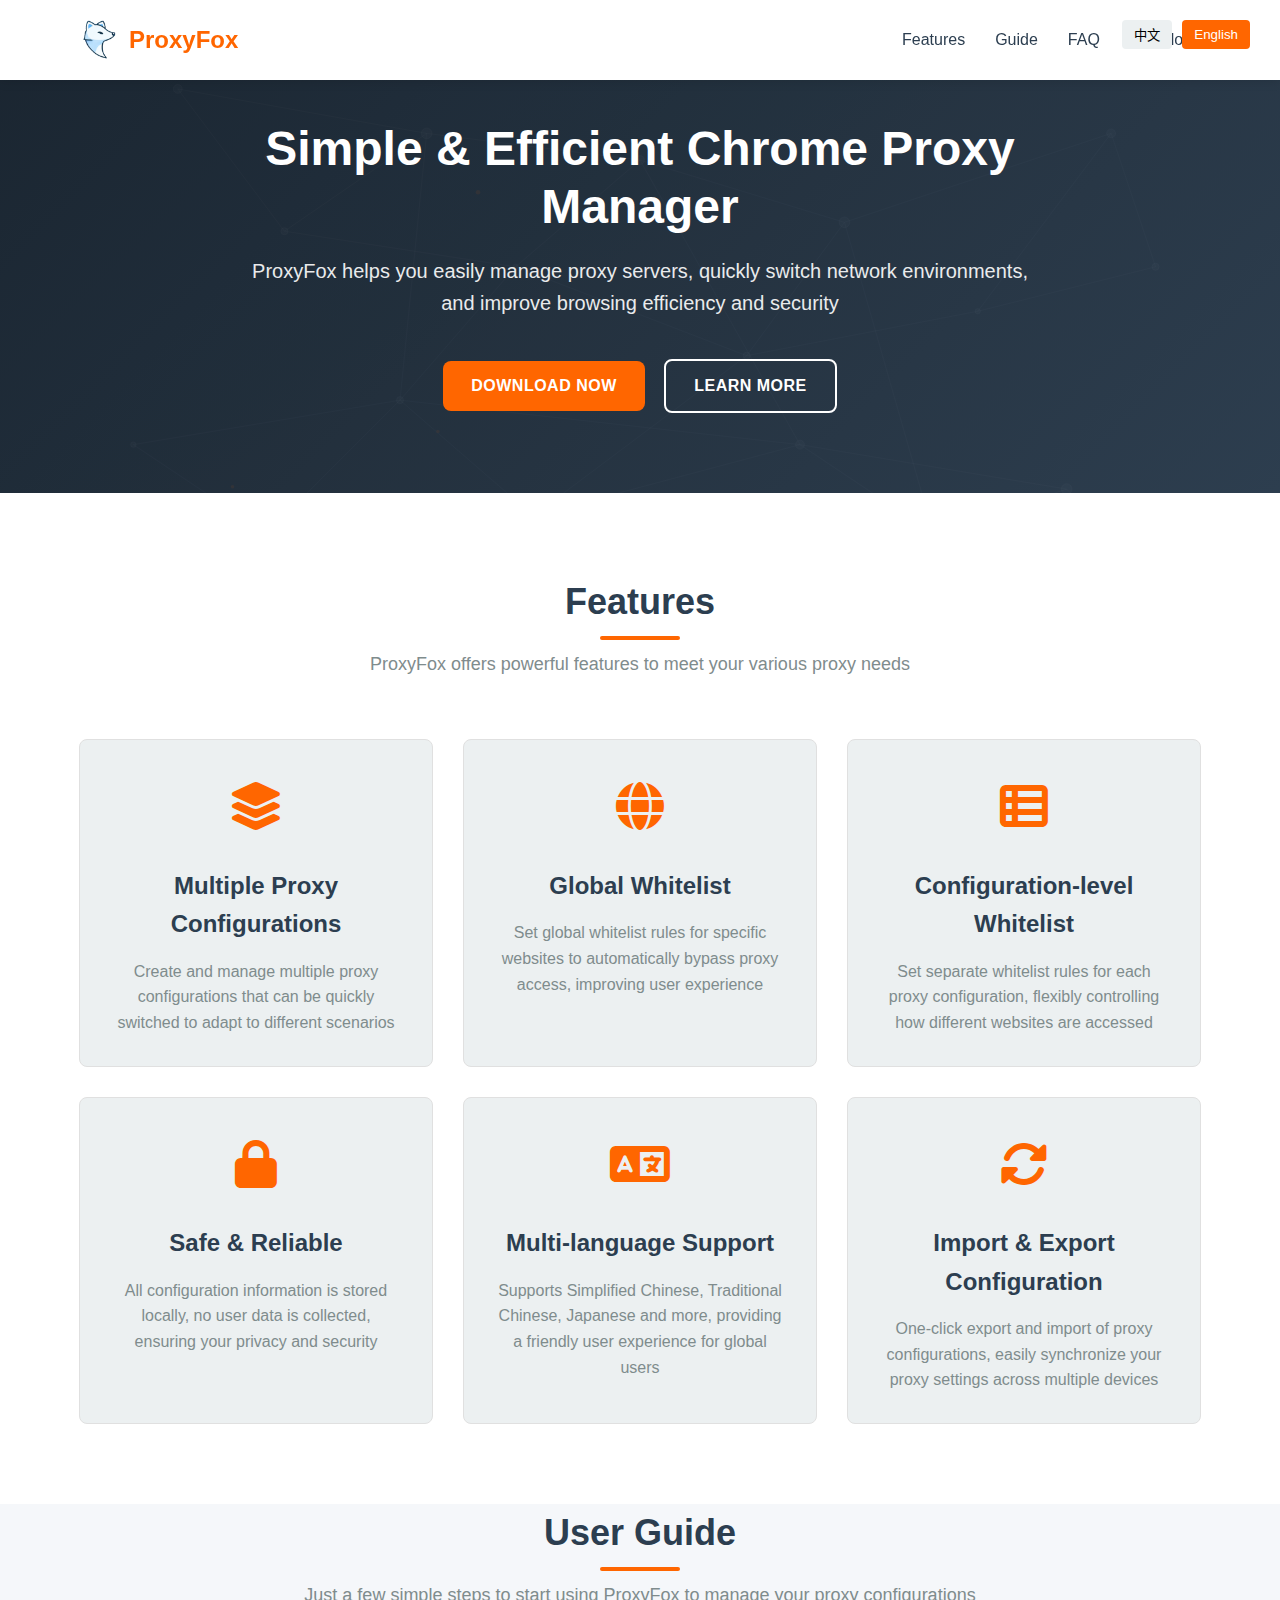
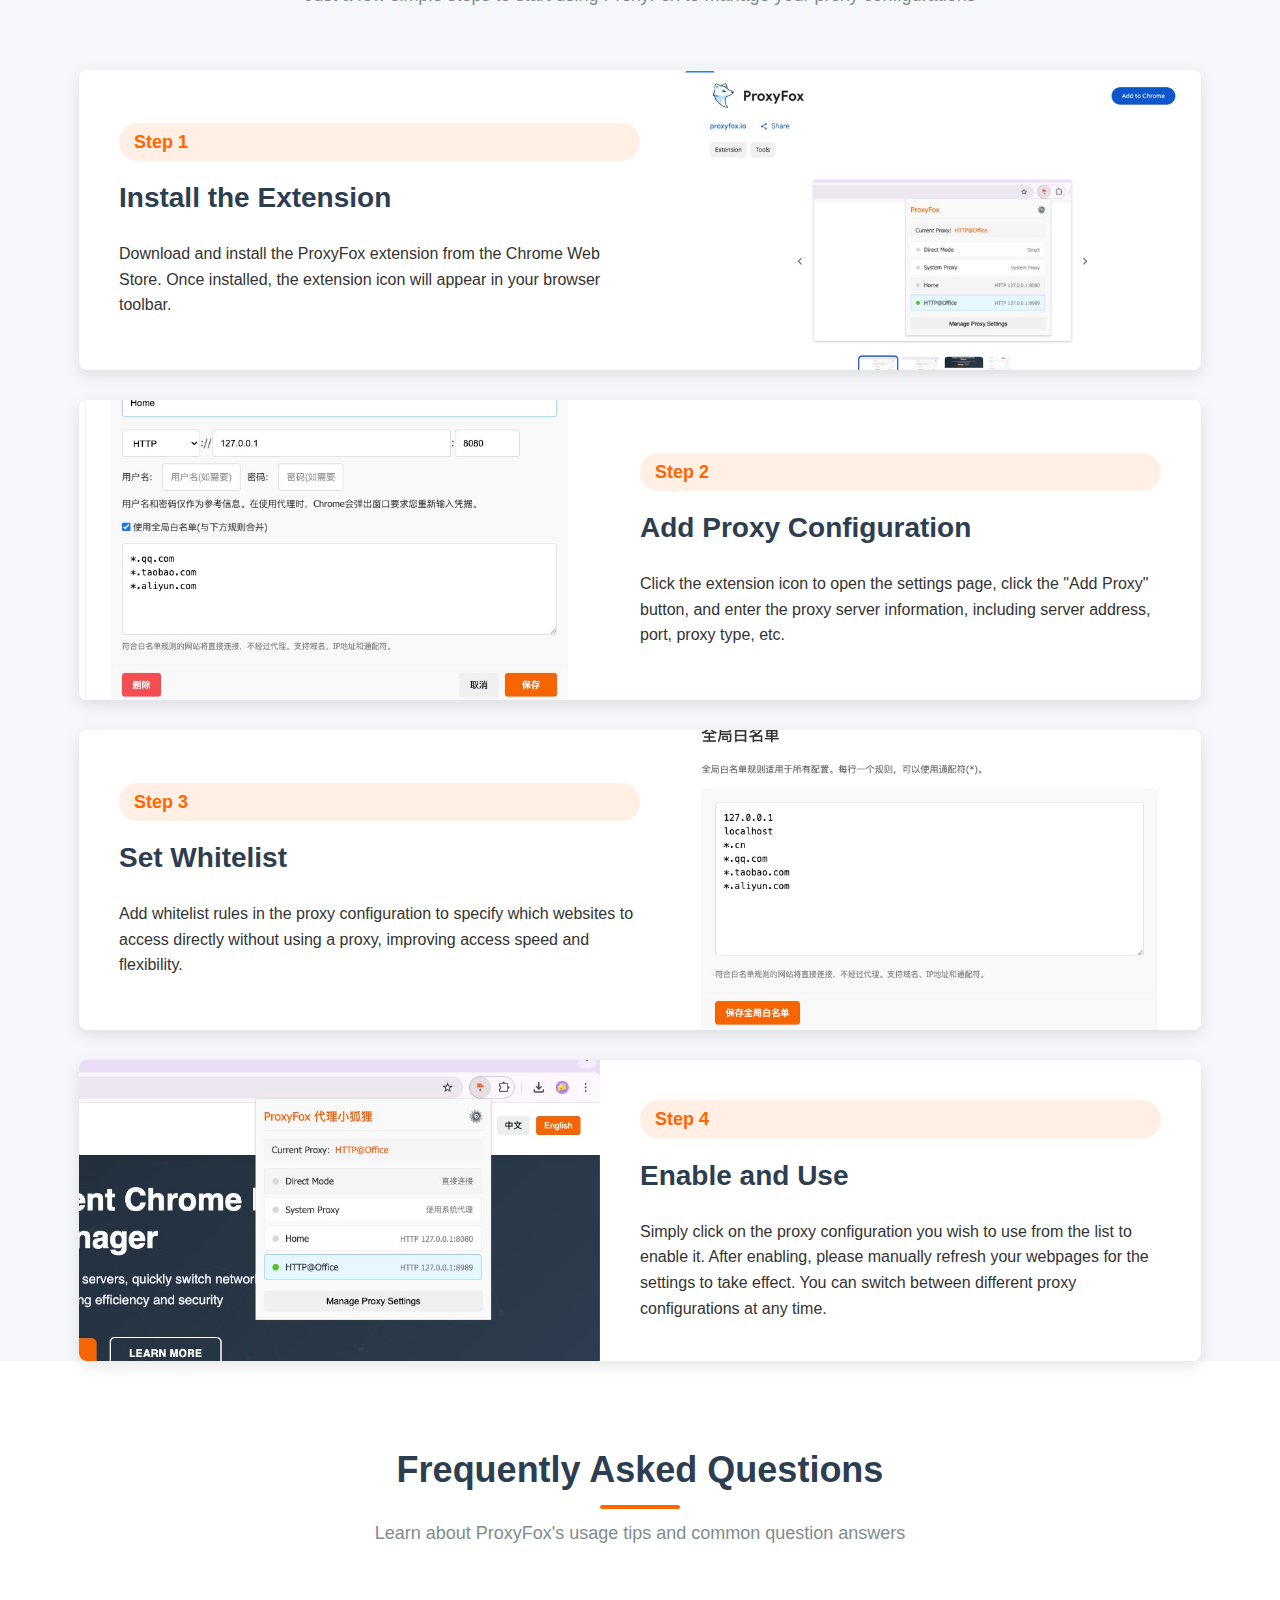
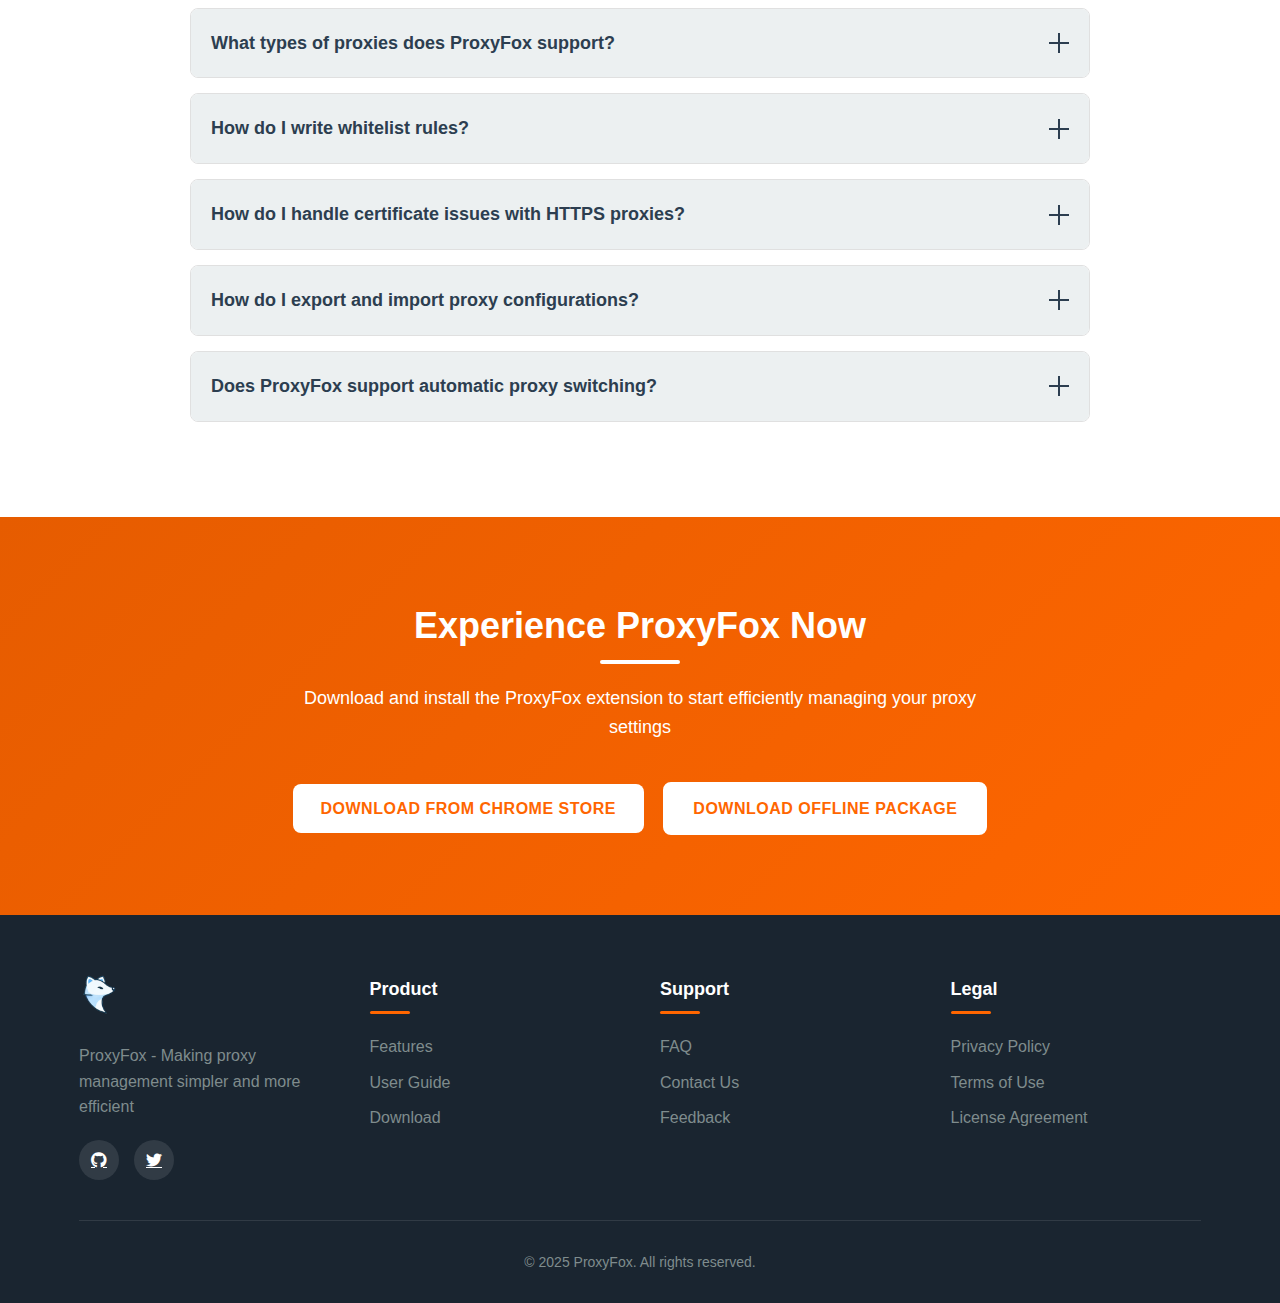
<file: docs/index.html>
<!DOCTYPE html>
<html lang="zh-CN">
<head>
  <meta charset="UTF-8">
  <meta name="viewport" content="width=device-width, initial-scale=1.0">
  <title>ProxyFox - 高效的浏览器代理管理工具</title>
  <meta name="description" content="ProxyFox 是一款简单易用的 Chrome 扩展，帮助您轻松管理和切换浏览器代理设置，支持单代理、多代理配置、全局白名单等功能。">
  <!-- Favicon -->
  <link rel="icon" href="favicon.ico" type="image/x-icon">
  <link rel="shortcut icon" href="favicon.ico" type="image/x-icon">
  <link rel="apple-touch-icon" sizes="180x180" href="images/proxyfox-logo-128.png">
  <link rel="icon" type="image/png" sizes="32x32" href="images/proxyfox-logo-32.png">
  <link rel="icon" type="image/png" sizes="16x16" href="images/proxyfox-logo-16.png">
  <!-- CSS -->
  <link rel="stylesheet" href="https://cdnjs.cloudflare.com/ajax/libs/font-awesome/6.5.1/css/all.min.css">
  <link rel="stylesheet" href="css/styles.css">
</head>
<body>
  <!-- 语言切换 -->
  <div class="language-switch">
    <button id="lang-zh" class="language-btn active">
      <span>中文</span>
    </button>
    <button id="lang-en" class="language-btn">
      <span>English</span>
    </button>
  </div>

  <!-- 页头 -->
  <header>
    <div class="container">
      <div class="header-content">
        <a href="#" class="logo">
          <img src="images/proxyfox-logo-128.png" alt="ProxyFox Logo">
          <span class="logo-text">ProxyFox</span>
        </a>
        <button class="mobile-menu-btn">&#9776;</button>
        <nav>
          <ul>
            <li><a href="#features">功能特点</a></li>
            <li><a href="#how-it-works">使用指南</a></li>
            <li><a href="#faq">常见问题</a></li>
            <li><a href="#download">下载安装</a></li>
          </ul>
        </nav>
      </div>
    </div>
  </header>

  <!-- 英雄区 -->
  <section class="hero">
    <div class="container">
      <div class="hero-content">
        <h1>简单高效的 Chrome 代理管理工具</h1>
        <p>ProxyFox 让您轻松管理代理服务器，快速切换网络环境，提高浏览效率和安全性</p>
        <a href="#download" class="btn">立即下载</a>
        <a href="#features" class="btn btn-secondary">了解更多</a>
      </div>
    </div>
  </section>

  <!-- 功能特点 -->
  <section id="features" class="features">
    <div class="container">
      <div class="section-header">
        <h2>功能特点</h2>
        <p>ProxyFox 提供多种强大功能，满足您的不同代理需求</p>
      </div>
      <div class="features-grid">
        <div class="feature-item scroll-element">
          <div class="feature-icon">
            <i class="fas fa-layer-group"></i>
          </div>
          <h3>多代理配置</h3>
          <p>支持创建和管理多个代理配置，可随时快速切换，适应不同场景需求</p>
        </div>
        <div class="feature-item scroll-element">
          <div class="feature-icon">
            <i class="fas fa-globe"></i>
          </div>
          <h3>全局白名单</h3>
          <p>设置全局白名单规则，特定网站自动绕过代理访问，提高使用体验</p>
        </div>
        <div class="feature-item scroll-element">
          <div class="feature-icon">
            <i class="fas fa-th-list"></i>
          </div>
          <h3>配置级白名单</h3>
          <p>为每个代理配置单独设置白名单规则，灵活控制不同网站的访问方式</p>
        </div>
        <div class="feature-item scroll-element">
          <div class="feature-icon">
            <i class="fas fa-lock"></i>
          </div>
          <h3>安全可靠</h3>
          <p>本地存储所有配置信息，不收集任何用户数据，保障您的隐私安全</p>
        </div>
        <div class="feature-item scroll-element">
          <div class="feature-icon">
            <i class="fas fa-language"></i>
          </div>
          <h3>多语言支持</h3>
          <p>支持简体中文、繁体中文、日文等多种语言，为全球用户提供友好使用体验</p>
        </div>
        <div class="feature-item scroll-element">
          <div class="feature-icon">
            <i class="fas fa-sync-alt"></i>
          </div>
          <h3>配置导入导出</h3>
          <p>一键导出导入代理配置，轻松在多台设备间同步您的代理设置</p>
        </div>
      </div>
    </div>
  </section>

  <!-- 使用指南 -->
  <section id="how-it-works" class="how-it-works">
    <div class="container">
      <div class="section-header">
        <h2>使用指南</h2>
        <p>只需简单几步，即可开始使用 ProxyFox 管理您的代理配置</p>
      </div>
      <div class="steps">
        <div class="step scroll-element">
          <div class="step-image" style="background-image: url('images/step1.jpg');"></div>
          <div class="step-content">
            <span class="step-number">步骤 1</span>
            <h3>安装扩展</h3>
            <p>从 Chrome 网上应用店下载并安装 ProxyFox 扩展，安装完成后会在浏览器工具栏显示扩展图标。</p>
          </div>
        </div>
        <div class="step scroll-element">
          <div class="step-image" style="background-image: url('images/step2.jpg');"></div>
          <div class="step-content">
            <span class="step-number">步骤 2</span>
            <h3>添加代理配置</h3>
            <p>点击扩展图标打开设置页面，点击"添加代理"按钮，输入代理服务器信息，包括服务器地址、端口、代理类型等。</p>
          </div>
        </div>
        <div class="step scroll-element">
          <div class="step-image" style="background-image: url('images/step3.jpg');"></div>
          <div class="step-content">
            <span class="step-number">步骤 3</span>
            <h3>设置白名单</h3>
            <p>在代理配置中添加白名单规则，指定哪些网站不使用代理直接访问，提高访问速度和灵活性。</p>
          </div>
        </div>
        <div class="step scroll-element">
          <div class="step-image" style="background-image: url('images/step4.jpg');"></div>
          <div class="step-content">
            <span class="step-number">步骤 4</span>
            <h3>启用并使用</h3>
            <p>在代理列表中直接点击需要使用的代理配置即可启用。启用后，请手动刷新网页以使设置生效。您可以随时切换不同的代理配置。</p>
          </div>
        </div>
      </div>
    </div>
  </section>

  <!-- 常见问题 -->
  <section id="faq" class="faq">
    <div class="container">
      <div class="section-header">
        <h2>常见问题</h2>
        <p>了解 ProxyFox 的使用技巧和常见问题解答</p>
      </div>
      <div class="accordion">
        <div class="accordion-item">
          <div class="accordion-header">
            <h3>ProxyFox 支持哪些类型的代理？</h3>
            <div class="accordion-icon"></div>
          </div>
          <div class="accordion-content">
            <div class="accordion-body">
              <p>ProxyFox 支持多种代理类型，包括 HTTP、HTTPS、SOCKS4 和 SOCKS5 代理。您可以根据自己的需求选择合适的代理类型进行配置。</p>
            </div>
          </div>
        </div>
        <div class="accordion-item">
          <div class="accordion-header">
            <h3>如何编写白名单规则？</h3>
            <div class="accordion-icon"></div>
          </div>
          <div class="accordion-content">
            <div class="accordion-body">
              <p>ProxyFox 支持多种白名单规则格式：</p>
              <ul>
                <li>域名格式：<code>example.com</code> - 匹配整个域名及其子域名</li>
                <li>子域名格式：<code>*.example.com</code> - 匹配所有子域名</li>
                <li>IP 地址：<code>192.168.1.1</code> - 匹配特定 IP</li>
                <li>IP 段：<code>192.168.1.1/24</code> - 匹配 IP 范围</li>
                <li>IPv6 地址：<code>2001:db8::</code> - 支持 IPv6 格式</li>
              </ul>
            </div>
          </div>
        </div>
        <div class="accordion-item">
          <div class="accordion-header">
            <h3>如何处理 HTTPS 代理的证书问题？</h3>
            <div class="accordion-icon"></div>
          </div>
          <div class="accordion-content">
            <div class="accordion-body">
              <p>使用 HTTPS 代理时，Chrome 浏览器会对不受信任的证书进行验证。如遇到证书警告，您需要在 Chrome 设置中手动添加例外：</p>
              <ol>
                <li>在地址栏输入：<code>chrome://flags/#allow-insecure-localhost</code></li>
                <li>将该选项设置为"启用"</li>
                <li>重启浏览器</li>
              </ol>
              <p>对于某些特定站点，您也可以通过点击"高级"然后"继续访问"来临时接受证书。</p>
            </div>
          </div>
        </div>
        <div class="accordion-item">
          <div class="accordion-header">
            <h3>如何导出和导入代理配置？</h3>
            <div class="accordion-icon"></div>
          </div>
          <div class="accordion-content">
            <div class="accordion-body">
              <p>在 ProxyFox 设置页面中，您可以：</p>
              <ol>
                <li>点击"导出"按钮将当前所有代理配置和全局白名单导出为 JSON 文件</li>
                <li>在其他设备上，点击"导入"按钮，选择之前导出的 JSON 文件</li>
                <li>所有配置将被导入到新设备中</li>
              </ol>
              <p>注意：导入操作会覆盖当前的所有配置，请谨慎操作。</p>
            </div>
          </div>
        </div>
        <div class="accordion-item">
          <div class="accordion-header">
            <h3>ProxyFox 是否支持自动切换代理？</h3>
            <div class="accordion-icon"></div>
          </div>
          <div class="accordion-content">
            <div class="accordion-body">
              <p>目前 ProxyFox 不支持基于规则的自动代理切换功能。您需要手动切换不同的代理配置。但通过合理设置白名单规则，可以实现特定网站自动绕过代理直接访问，提高使用便捷性。</p>
            </div>
          </div>
        </div>
      </div>
    </div>
  </section>

  <!-- 下载区域 -->
  <section id="download" class="cta">
    <div class="container">
      <h2>立即体验 ProxyFox</h2>
      <p>下载安装 ProxyFox 扩展，开始高效管理您的代理设置</p>
      <div class="download-buttons">
        <a href="https://chrome.google.com/webstore/detail/proxyfox/ejgcljmgjglpeacggbhccbhhojjmkjci" class="btn" target="_blank">从 Chrome 商店下载</a>
        <a href="download/ProxyFox-dev.zip" class="btn btn-secondary" target="_blank">下载离线安装包</a>
      </div>
    </div>
  </section>

  <!-- 页脚 -->
  <footer>
    <div class="container">
      <div class="footer-content">
        <div class="footer-logo">
          <img src="images/proxyfox-logo-128.png" alt="ProxyFox Logo">
          <p>ProxyFox - 让代理管理更简单高效</p>
          <div class="social-links">
            <a href="https://github.com/wzfukui/ProxyFox" class="social-icon" title="GitHub" target="_blank"><i class="fab fa-github"></i></a>
            <a href="#" class="social-icon" title="Twitter"><i class="fab fa-twitter"></i></a>
          </div>
        </div>
        <div class="footer-links">
          <h4>产品</h4>
          <ul>
            <li><a href="#features">功能特点</a></li>
            <li><a href="#how-it-works">使用指南</a></li>
            <li><a href="#download">下载安装</a></li>
          </ul>
        </div>
        <div class="footer-links">
          <h4>支持</h4>
          <ul>
            <li><a href="#faq">常见问题</a></li>
            <li><a href="mailto:support@proxyfox.io">联系我们</a></li>
            <li><a href="#">问题反馈</a></li>
          </ul>
        </div>
        <div class="footer-links">
          <h4>法律</h4>
          <ul>
            <li><a href="privacy.html">隐私政策</a></li>
            <li><a href="#">使用条款</a></li>
            <li><a href="#">许可协议</a></li>
          </ul>
        </div>
      </div>
      <div class="copyright">
        <p>&copy; 2025 ProxyFox. 保留所有权利。</p>
      </div>
    </div>
  </footer>

  <script src="js/main.js"></script>
</body>
</html>
</file>
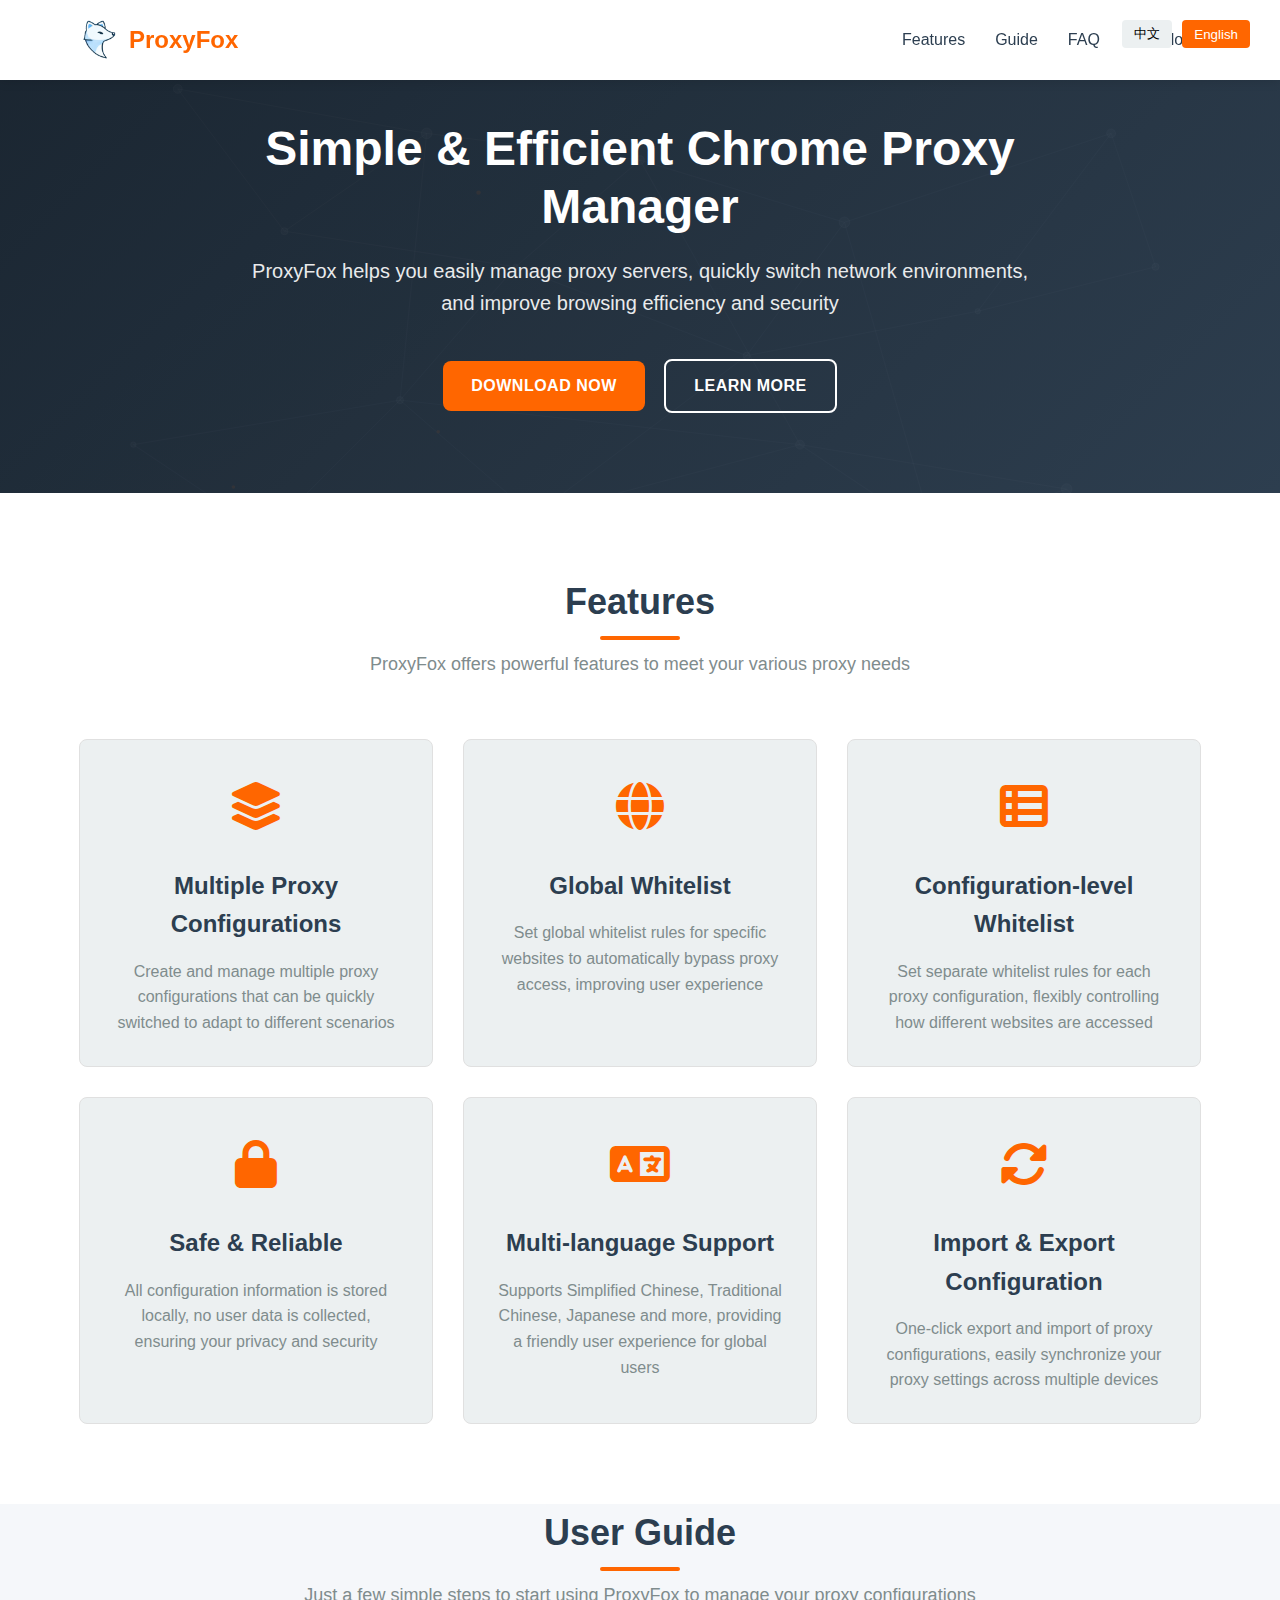
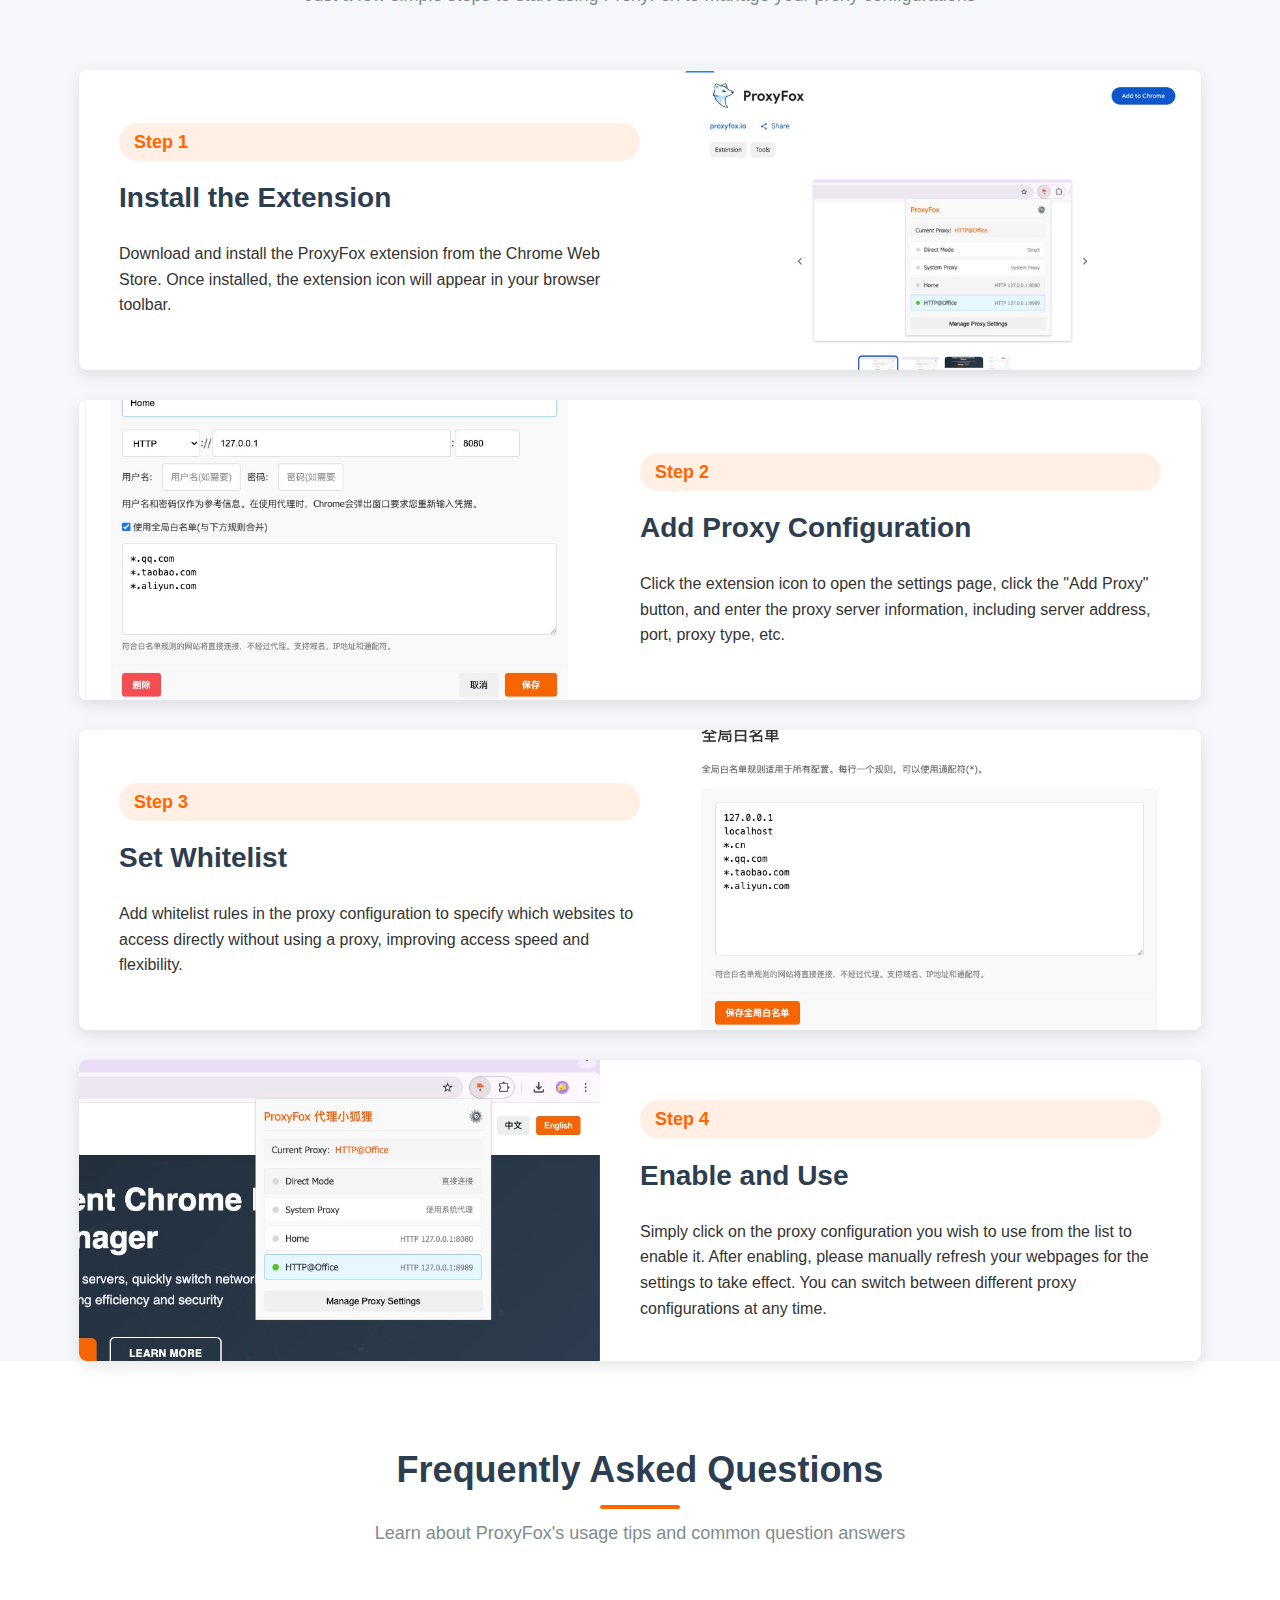
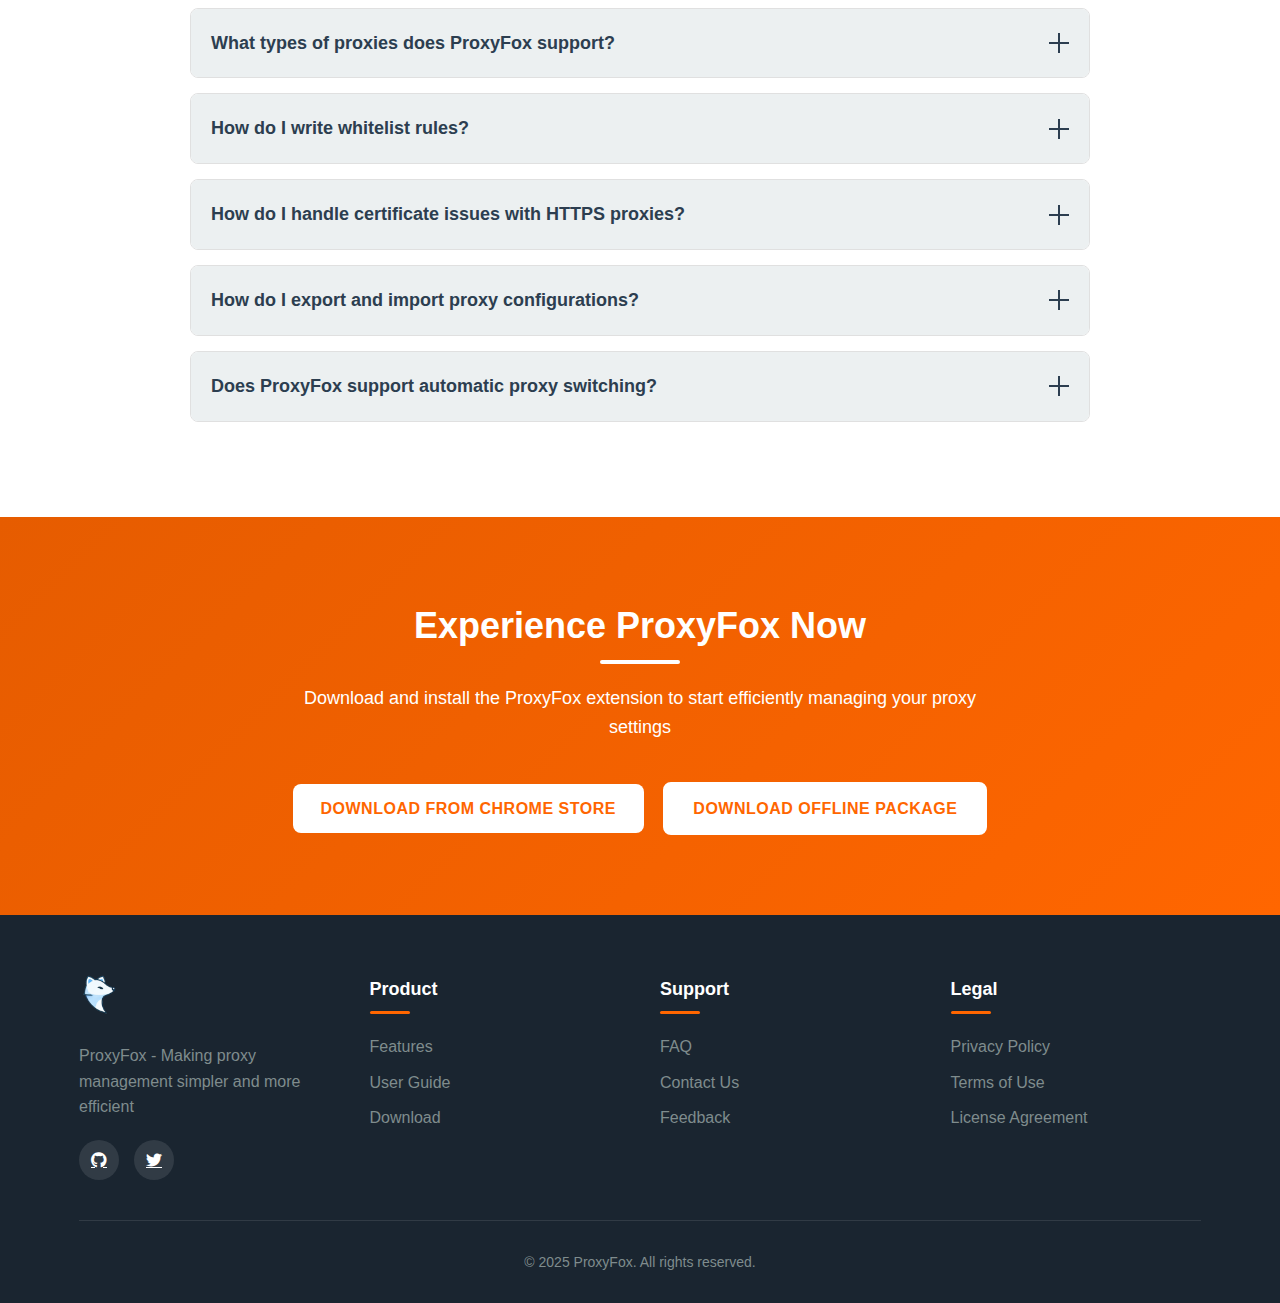
<file: docs/en/index.html>
<!DOCTYPE html>
<html lang="en">
<head>
  <meta charset="UTF-8">
  <meta name="viewport" content="width=device-width, initial-scale=1.0">
  <title>ProxyFox - Efficient Browser Proxy Management Tool</title>
  <meta name="description" content="ProxyFox is a simple-to-use Chrome extension that helps you easily manage and switch browser proxy settings, supporting single proxy, multiple proxy configurations, global whitelist, and more.">
  <!-- Favicon -->
  <link rel="icon" href="../favicon.ico" type="image/x-icon">
  <link rel="shortcut icon" href="../favicon.ico" type="image/x-icon">
  <link rel="apple-touch-icon" sizes="180x180" href="../images/proxyfox-logo-128.png">
  <link rel="icon" type="image/png" sizes="32x32" href="../images/proxyfox-logo-32.png">
  <link rel="icon" type="image/png" sizes="16x16" href="../images/proxyfox-logo-16.png">
  <!-- CSS -->
  <link rel="stylesheet" href="https://cdnjs.cloudflare.com/ajax/libs/font-awesome/6.5.1/css/all.min.css">
  <link rel="stylesheet" href="../css/styles.css">
</head>
<body>
  <!-- Language Switch -->
  <div class="language-switch">
    <button id="lang-zh" class="language-btn">
      <span>中文</span>
    </button>
    <button id="lang-en" class="language-btn active">
      <span>English</span>
    </button>
  </div>

  <!-- Header -->
  <header>
    <div class="container">
      <div class="header-content">
        <a href="#" class="logo">
          <img src="../images/proxyfox-logo-128.png" alt="ProxyFox Logo">
          <span class="logo-text">ProxyFox</span>
        </a>
        <button class="mobile-menu-btn">&#9776;</button>
        <nav>
          <ul>
            <li><a href="#features">Features</a></li>
            <li><a href="#how-it-works">Guide</a></li>
            <li><a href="#faq">FAQ</a></li>
            <li><a href="#download">Download</a></li>
          </ul>
        </nav>
      </div>
    </div>
  </header>

  <!-- Hero Section -->
  <section class="hero">
    <div class="container">
      <div class="hero-content">
        <h1>Simple & Efficient Chrome Proxy Manager</h1>
        <p>ProxyFox helps you easily manage proxy servers, quickly switch network environments, and improve browsing efficiency and security</p>
        <a href="#download" class="btn">Download Now</a>
        <a href="#features" class="btn btn-secondary">Learn More</a>
      </div>
    </div>
  </section>

  <!-- Features Section -->
  <section id="features" class="features">
    <div class="container">
      <div class="section-header">
        <h2>Features</h2>
        <p>ProxyFox offers powerful features to meet your various proxy needs</p>
      </div>
      <div class="features-grid">
        <div class="feature-item scroll-element">
          <div class="feature-icon">
            <i class="fas fa-layer-group"></i>
          </div>
          <h3>Multiple Proxy Configurations</h3>
          <p>Create and manage multiple proxy configurations that can be quickly switched to adapt to different scenarios</p>
        </div>
        <div class="feature-item scroll-element">
          <div class="feature-icon">
            <i class="fas fa-globe"></i>
          </div>
          <h3>Global Whitelist</h3>
          <p>Set global whitelist rules for specific websites to automatically bypass proxy access, improving user experience</p>
        </div>
        <div class="feature-item scroll-element">
          <div class="feature-icon">
            <i class="fas fa-th-list"></i>
          </div>
          <h3>Configuration-level Whitelist</h3>
          <p>Set separate whitelist rules for each proxy configuration, flexibly controlling how different websites are accessed</p>
        </div>
        <div class="feature-item scroll-element">
          <div class="feature-icon">
            <i class="fas fa-lock"></i>
          </div>
          <h3>Safe & Reliable</h3>
          <p>All configuration information is stored locally, no user data is collected, ensuring your privacy and security</p>
        </div>
        <div class="feature-item scroll-element">
          <div class="feature-icon">
            <i class="fas fa-language"></i>
          </div>
          <h3>Multi-language Support</h3>
          <p>Supports Simplified Chinese, Traditional Chinese, Japanese and more, providing a friendly user experience for global users</p>
        </div>
        <div class="feature-item scroll-element">
          <div class="feature-icon">
            <i class="fas fa-sync-alt"></i>
          </div>
          <h3>Import & Export Configuration</h3>
          <p>One-click export and import of proxy configurations, easily synchronize your proxy settings across multiple devices</p>
        </div>
      </div>
    </div>
  </section>

  <!-- How It Works Section -->
  <section id="how-it-works" class="how-it-works">
    <div class="container">
      <div class="section-header">
        <h2>User Guide</h2>
        <p>Just a few simple steps to start using ProxyFox to manage your proxy configurations</p>
      </div>
      <div class="steps">
        <div class="step scroll-element">
          <div class="step-image" style="background-image: url('../images/step1.jpg');"></div>
          <div class="step-content">
            <span class="step-number">Step 1</span>
            <h3>Install the Extension</h3>
            <p>Download and install the ProxyFox extension from the Chrome Web Store. Once installed, the extension icon will appear in your browser toolbar.</p>
          </div>
        </div>
        <div class="step scroll-element">
          <div class="step-image" style="background-image: url('../images/step2.jpg');"></div>
          <div class="step-content">
            <span class="step-number">Step 2</span>
            <h3>Add Proxy Configuration</h3>
            <p>Click the extension icon to open the settings page, click the "Add Proxy" button, and enter the proxy server information, including server address, port, proxy type, etc.</p>
          </div>
        </div>
        <div class="step scroll-element">
          <div class="step-image" style="background-image: url('../images/step3.jpg');"></div>
          <div class="step-content">
            <span class="step-number">Step 3</span>
            <h3>Set Whitelist</h3>
            <p>Add whitelist rules in the proxy configuration to specify which websites to access directly without using a proxy, improving access speed and flexibility.</p>
          </div>
        </div>
        <div class="step scroll-element">
          <div class="step-image" style="background-image: url('../images/step4.jpg');"></div>
          <div class="step-content">
            <span class="step-number">Step 4</span>
            <h3>Enable and Use</h3>
            <p>Simply click on the proxy configuration you wish to use from the list to enable it. After enabling, please manually refresh your webpages for the settings to take effect. You can switch between different proxy configurations at any time.</p>
          </div>
        </div>
      </div>
    </div>
  </section>

  <!-- FAQ Section -->
  <section id="faq" class="faq">
    <div class="container">
      <div class="section-header">
        <h2>Frequently Asked Questions</h2>
        <p>Learn about ProxyFox's usage tips and common question answers</p>
      </div>
      <div class="accordion">
        <div class="accordion-item">
          <div class="accordion-header">
            <h3>What types of proxies does ProxyFox support?</h3>
            <div class="accordion-icon"></div>
          </div>
          <div class="accordion-content">
            <div class="accordion-body">
              <p>ProxyFox supports multiple proxy types, including HTTP, HTTPS, SOCKS4, and SOCKS5 proxies. You can choose the appropriate proxy type based on your needs.</p>
            </div>
          </div>
        </div>
        <div class="accordion-item">
          <div class="accordion-header">
            <h3>How do I write whitelist rules?</h3>
            <div class="accordion-icon"></div>
          </div>
          <div class="accordion-content">
            <div class="accordion-body">
              <p>ProxyFox supports multiple whitelist rule formats:</p>
              <ul>
                <li>Domain format: <code>example.com</code> - Matches the entire domain and its subdomains</li>
                <li>Subdomain format: <code>*.example.com</code> - Matches all subdomains</li>
                <li>IP address: <code>192.168.1.1</code> - Matches specific IPs</li>
                <li>IP range: <code>192.168.1.1/24</code> - Matches IP ranges</li>
                <li>IPv6 address: <code>2001:db8::</code> - Supports IPv6 format</li>
              </ul>
            </div>
          </div>
        </div>
        <div class="accordion-item">
          <div class="accordion-header">
            <h3>How do I handle certificate issues with HTTPS proxies?</h3>
            <div class="accordion-icon"></div>
          </div>
          <div class="accordion-content">
            <div class="accordion-body">
              <p>When using HTTPS proxies, Chrome will validate untrusted certificates. If you encounter certificate warnings, you need to manually add exceptions in Chrome settings:</p>
              <ol>
                <li>Type in the address bar: <code>chrome://flags/#allow-insecure-localhost</code></li>
                <li>Set this option to "Enabled"</li>
                <li>Restart the browser</li>
              </ol>
              <p>For certain specific sites, you can also temporarily accept certificates by clicking "Advanced" and then "Proceed".</p>
            </div>
          </div>
        </div>
        <div class="accordion-item">
          <div class="accordion-header">
            <h3>How do I export and import proxy configurations?</h3>
            <div class="accordion-icon"></div>
          </div>
          <div class="accordion-content">
            <div class="accordion-body">
              <p>In the ProxyFox settings page, you can:</p>
              <ol>
                <li>Click the "Export" button to export all current proxy configurations and global whitelist as a JSON file</li>
                <li>On other devices, click the "Import" button and select the previously exported JSON file</li>
                <li>All configurations will be imported to the new device</li>
              </ol>
              <p>Note: The import operation will overwrite all current configurations, so please proceed with caution.</p>
            </div>
          </div>
        </div>
        <div class="accordion-item">
          <div class="accordion-header">
            <h3>Does ProxyFox support automatic proxy switching?</h3>
            <div class="accordion-icon"></div>
          </div>
          <div class="accordion-content">
            <div class="accordion-body">
              <p>Currently, ProxyFox does not support rule-based automatic proxy switching. You need to manually switch between different proxy configurations. However, by setting reasonable whitelist rules, you can achieve automatic direct access for specific websites, improving the convenience of use.</p>
            </div>
          </div>
        </div>
      </div>
    </div>
  </section>

  <!-- Download Section -->
  <section id="download" class="cta">
    <div class="container">
      <h2>Experience ProxyFox Now</h2>
      <p>Download and install the ProxyFox extension to start efficiently managing your proxy settings</p>
      <div class="download-buttons">
        <a href="https://chrome.google.com/webstore/detail/proxyfox/ejgcljmgjglpeacggbhccbhhojjmkjci" class="btn" target="_blank">Download from Chrome Store</a>
        <a href="../download/ProxyFox-dev.zip" class="btn btn-secondary" target="_blank">Download Offline Package</a>
      </div>
    </div>
  </section>

  <!-- Footer -->
  <footer>
    <div class="container">
      <div class="footer-content">
        <div class="footer-logo">
          <img src="../images/proxyfox-logo-128.png" alt="ProxyFox Logo">
          <p>ProxyFox - Making proxy management simpler and more efficient</p>
          <div class="social-links">
            <a href="https://github.com/wzfukui/ProxyFox" class="social-icon" title="GitHub" target="_blank"><i class="fab fa-github"></i></a>
            <a href="#" class="social-icon" title="Twitter"><i class="fab fa-twitter"></i></a>
          </div>
        </div>
        <div class="footer-links">
          <h4>Product</h4>
          <ul>
            <li><a href="#features">Features</a></li>
            <li><a href="#how-it-works">User Guide</a></li>
            <li><a href="#download">Download</a></li>
          </ul>
        </div>
        <div class="footer-links">
          <h4>Support</h4>
          <ul>
            <li><a href="#faq">FAQ</a></li>
            <li><a href="mailto:support@proxyfox.io">Contact Us</a></li>
            <li><a href="#">Feedback</a></li>
          </ul>
        </div>
        <div class="footer-links">
          <h4>Legal</h4>
          <ul>
            <li><a href="privacy.html">Privacy Policy</a></li>
            <li><a href="#">Terms of Use</a></li>
            <li><a href="#">License Agreement</a></li>
          </ul>
        </div>
      </div>
      <div class="copyright">
        <p>&copy; 2025 ProxyFox. All rights reserved.</p>
      </div>
    </div>
  </footer>

  <script src="../js/main.js"></script>
</body>
</html>
</file>
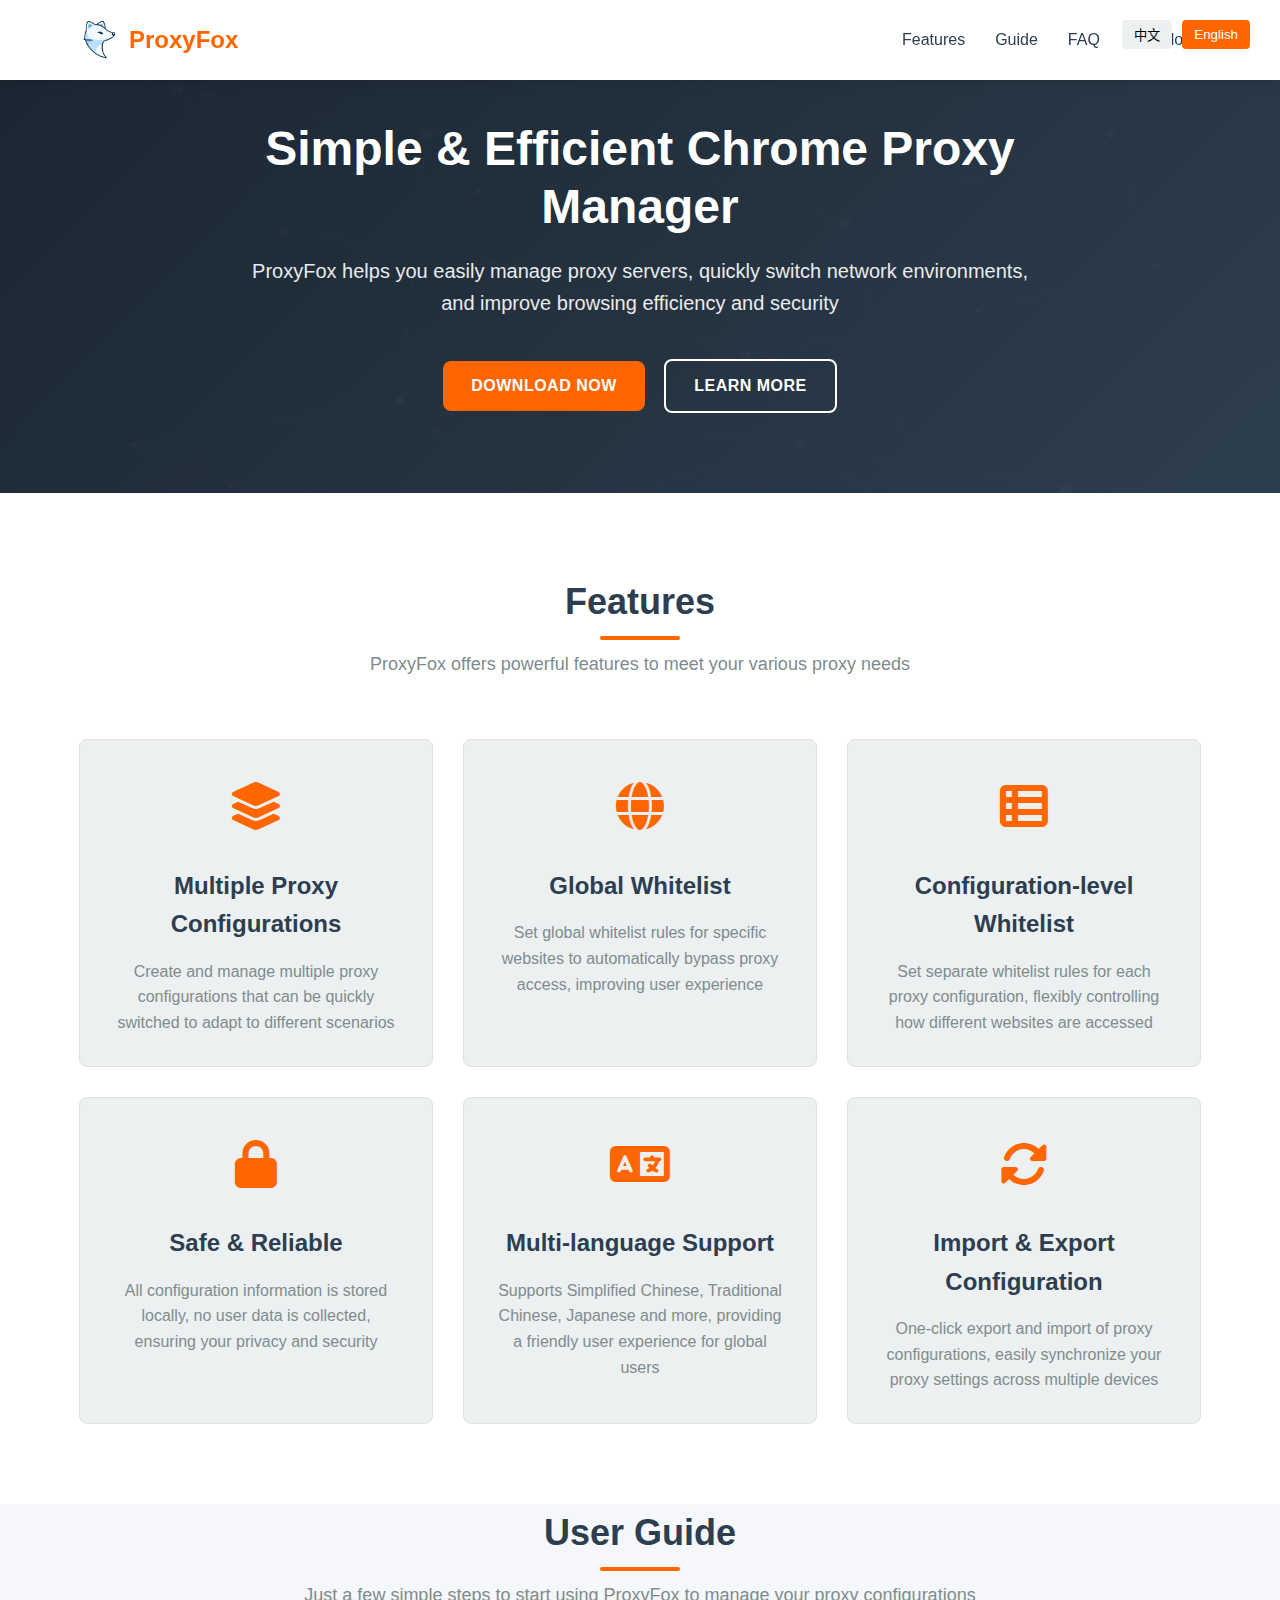
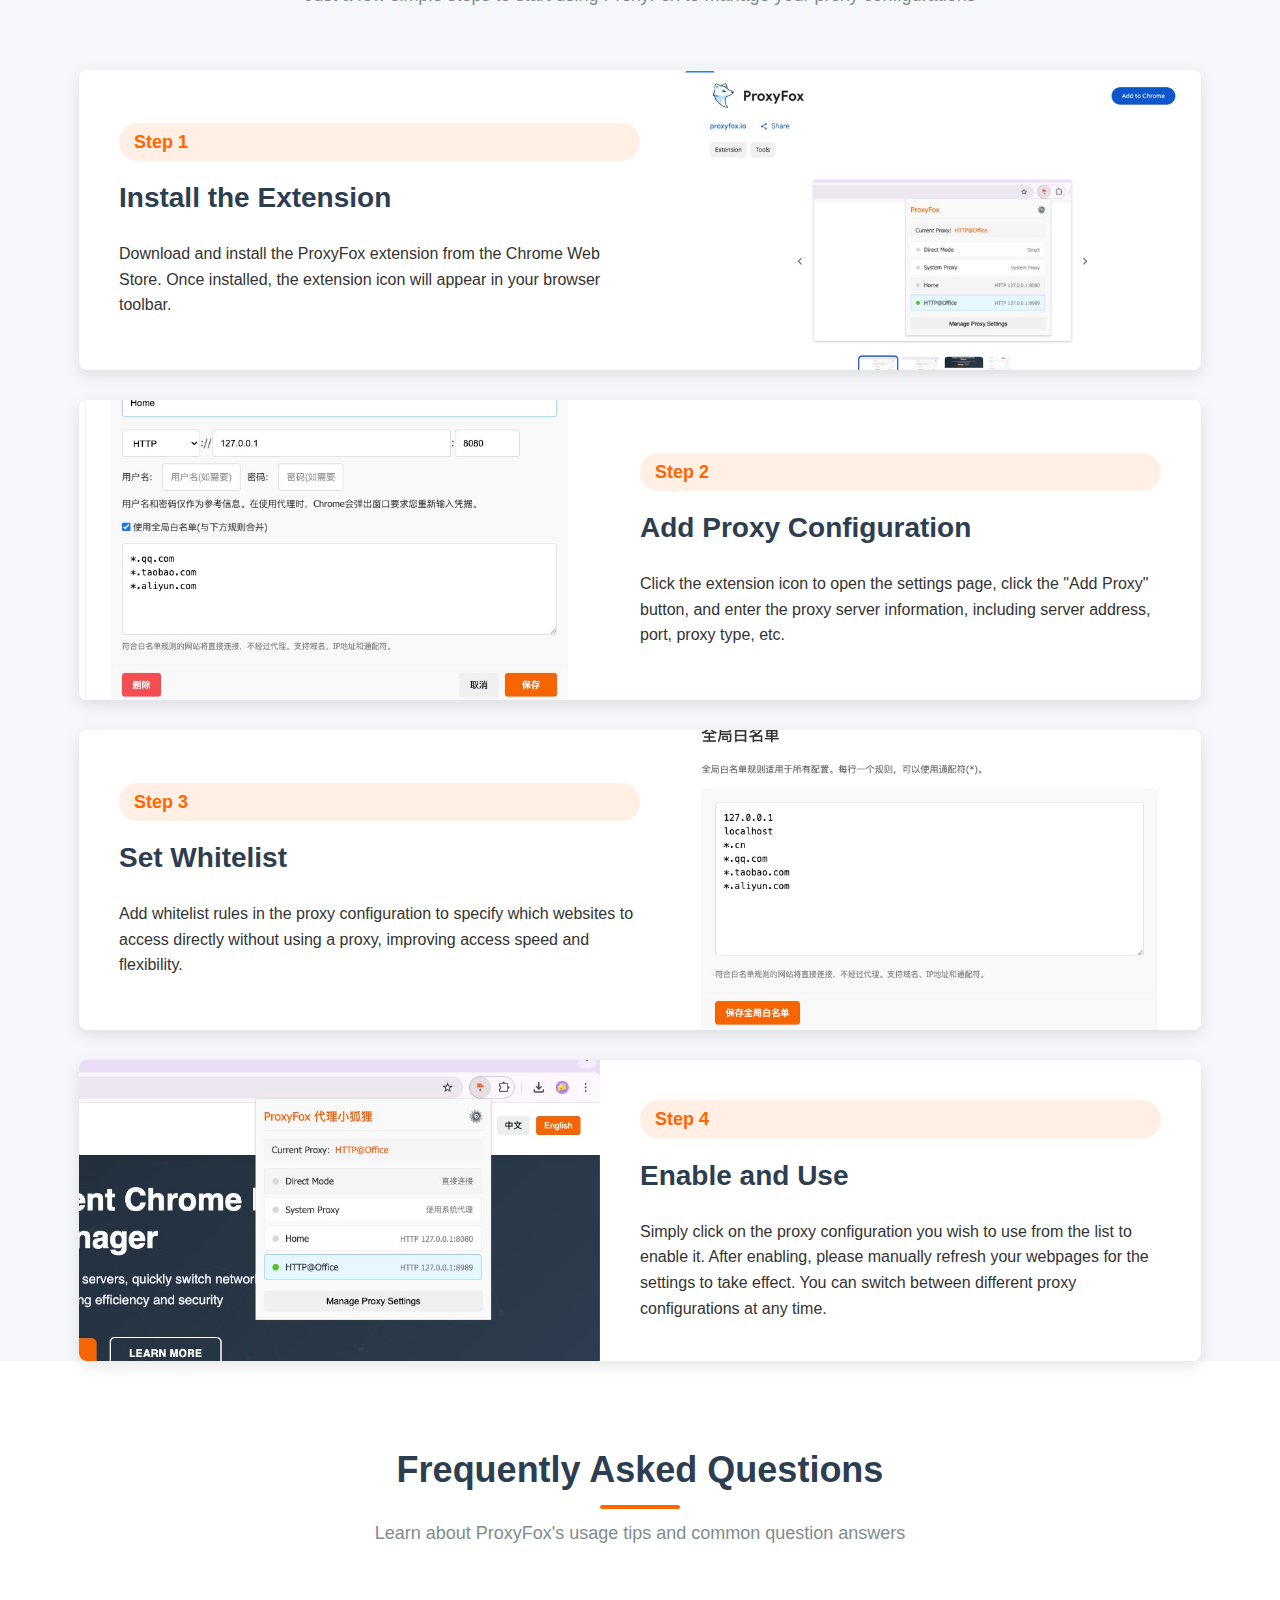
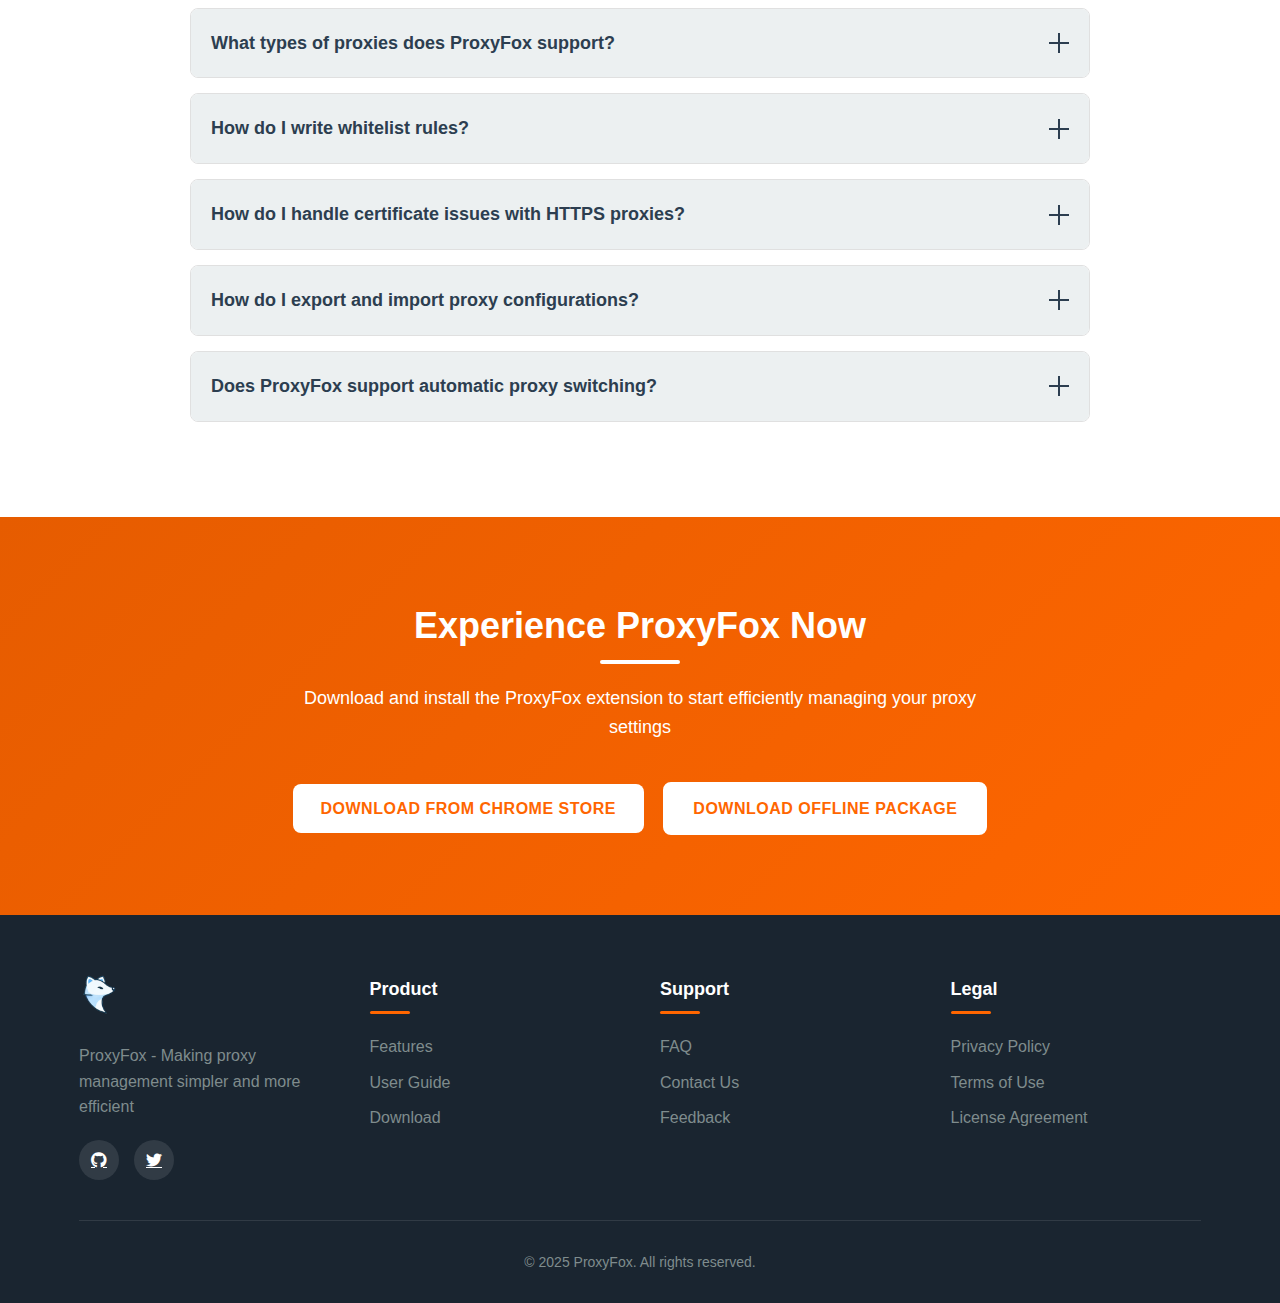
<file: docs/privacy.html>
<!DOCTYPE html>
<html lang="zh-CN">
<head>
  <meta charset="UTF-8">
  <meta name="viewport" content="width=device-width, initial-scale=1.0">
  <title>隐私政策 - ProxyFox</title>
  <meta name="description" content="ProxyFox 扩展的隐私政策，说明如何保护您的个人数据和隐私安全。">
  <!-- Favicon -->
  <link rel="icon" href="favicon.ico" type="image/x-icon">
  <link rel="shortcut icon" href="favicon.ico" type="image/x-icon">
  <link rel="apple-touch-icon" sizes="180x180" href="images/proxyfox-logo-128.png">
  <link rel="icon" type="image/png" sizes="32x32" href="images/proxyfox-logo-32.png">
  <link rel="icon" type="image/png" sizes="16x16" href="images/proxyfox-logo-16.png">
  <!-- CSS -->
  <link rel="stylesheet" href="https://cdnjs.cloudflare.com/ajax/libs/font-awesome/6.5.1/css/all.min.css">
  <link rel="stylesheet" href="css/styles.css">
  <style>
    .privacy-content {
      max-width: 800px;
      margin: 0 auto;
      padding: 40px 20px;
      line-height: 1.8;
    }
    .privacy-content h1 {
      text-align: center;
      margin-bottom: 40px;
      font-size: 36px;
    }
    .privacy-content h2 {
      margin-top: 40px;
      margin-bottom: 20px;
      font-size: 24px;
    }
    .privacy-content h2::after {
      width: 60px;
      left: 0;
      transform: none;
    }
    .privacy-content p {
      margin-bottom: 15px;
    }
    .privacy-content ul {
      margin-bottom: 20px;
      padding-left: 20px;
    }
    .privacy-content li {
      margin-bottom: 10px;
    }
    .last-updated {
      font-style: italic;
      color: #666;
      margin-top: 50px;
      text-align: right;
    }
    .back-to-home {
      display: inline-block;
      margin-top: 30px;
      color: var(--primary);
      text-decoration: none;
      font-weight: 500;
    }
    .back-to-home:hover {
      text-decoration: underline;
    }
  </style>
</head>
<body>
  <!-- 语言切换 -->
  <div class="language-switch">
    <button id="lang-zh" class="language-btn active">
      <span>中文</span>
    </button>
    <button id="lang-en" class="language-btn">
      <span>English</span>
    </button>
  </div>

  <!-- 页头 -->
  <header>
    <div class="container">
      <div class="header-content">
        <a href="index.html" class="logo">
          <img src="images/proxyfox-logo-128.png" alt="ProxyFox Logo">
          <span class="logo-text">ProxyFox</span>
        </a>
        <button class="mobile-menu-btn">&#9776;</button>
        <nav>
          <ul>
            <li><a href="index.html#features">功能特点</a></li>
            <li><a href="index.html#how-it-works">使用指南</a></li>
            <li><a href="index.html#faq">常见问题</a></li>
            <li><a href="index.html#download">下载安装</a></li>
          </ul>
        </nav>
      </div>
    </div>
  </header>

  <div style="height: 80px;"></div>

  <!-- 隐私政策内容 -->
  <section class="privacy-content">
    <h1>隐私政策</h1>
    
    <p>欢迎使用 ProxyFox 浏览器扩展程序。我们非常重视您的隐私和个人数据保护。本隐私政策详细说明了我们如何处理、保护和管理您使用 ProxyFox 扩展时的数据和隐私。</p>
    
    <h2>信息收集</h2>
    <p>ProxyFox <strong>不收集任何个人身份信息</strong>，我们坚信您的浏览数据和代理配置应完全私密且只属于您自己。具体而言：</p>
    <ul>
      <li>所有代理配置信息仅存储在您的本地浏览器中，使用浏览器的本地存储功能</li>
      <li>我们不收集、不存储、不传输您的浏览历史、代理服务器凭据或任何其他个人数据</li>
      <li>我们不使用 Cookie 或类似技术跟踪您的使用习惯</li>
      <li>我们不与任何第三方共享您的数据</li>
    </ul>
    
    <h2>数据存储</h2>
    <p>ProxyFox 扩展程序使用 Chrome 浏览器的本地存储 API (chrome.storage.local) 存储以下类型的数据：</p>
    <ul>
      <li>您创建的代理服务器配置（服务器地址、端口、代理类型等）</li>
      <li>您设置的全局白名单和代理特定白名单规则</li>
      <li>界面偏好设置（如语言选择）</li>
    </ul>
    <p>这些数据仅存储在您的设备上，不会传输到我们的服务器或任何第三方服务器。</p>
    
    <h2>权限说明</h2>
    <p>ProxyFox 扩展程序请求以下权限，所有权限都直接用于提供核心功能：</p>
    <ul>
      <li><strong>proxy</strong>：用于设置和管理浏览器代理配置</li>
      <li><strong>storage</strong>：用于存储您的代理设置和白名单规则</li>
      <li><strong>webRequest</strong>和<strong>webRequestBlocking</strong>：用于根据白名单规则处理网络请求</li>
    </ul>
    <p>我们不会使用这些权限来收集或传输您的个人数据。</p>
    
    <h2>安全措施</h2>
    <p>虽然我们不收集您的数据，但我们依然实施了以下安全措施来保护您的隐私：</p>
    <ul>
      <li>代码经过审查，确保不包含恶意功能</li>
      <li>定期更新扩展程序修复潜在的安全漏洞</li>
      <li>尊重并遵守 Chrome 应用商店的安全和隐私政策</li>
    </ul>
    
    <h2>数据导出与删除</h2>
    <p>ProxyFox 提供以下数据控制功能：</p>
    <ul>
      <li>您可以随时导出所有配置数据为 JSON 文件进行备份</li>
      <li>卸载扩展程序将删除所有存储的配置数据</li>
      <li>您可以在扩展程序中手动删除单个或所有代理配置</li>
    </ul>
    
    <h2>第三方服务</h2>
    <p>ProxyFox 不集成任何第三方分析、跟踪或广告服务。我们的扩展程序是完全独立的，不依赖外部服务运行。</p>
    <p>请注意，当您使用代理服务器时，您的网络流量将通过您配置的代理服务器传输。ProxyFox 无法控制这些第三方代理服务器如何处理您的数据，请确保您信任所使用的代理服务提供商。</p>
    
    <h2>儿童隐私</h2>
    <p>ProxyFox 扩展程序不针对 13 岁以下儿童设计或营销。我们不会故意收集 13 岁以下儿童的个人信息。</p>
    
    <h2>政策更新</h2>
    <p>我们可能会不时更新本隐私政策。任何重大变更都会通过扩展程序更新渠道或网站通知。我们鼓励您定期查看本政策以了解我们如何保护您的信息。</p>
    
    <h2>联系我们</h2>
    <p>如果您对本隐私政策有任何疑问或建议，请通过以下方式联系我们：</p>
    <p>电子邮件：<a href="mailto:support@proxyfox.io">support@proxyfox.io</a></p>
    
    <p class="last-updated">最后更新日期：2025年3月26日</p>
    
    <a href="index.html" class="back-to-home">
      <i class="fas fa-arrow-left"></i> 返回首页
    </a>
  </section>

  <!-- 页脚 -->
  <footer>
    <div class="container">
      <div class="footer-content">
        <div class="footer-logo">
          <img src="images/proxyfox-logo-128.png" alt="ProxyFox Logo">
          <p>ProxyFox - 让代理管理更简单高效</p>
          <div class="social-links">
            <a href="https://github.com/wzfukui/ProxyFox" class="social-icon" title="GitHub"><i class="fab fa-github"></i></a>
            <a href="#" class="social-icon" title="Twitter"><i class="fab fa-twitter"></i></a>
          </div>
        </div>
        <div class="footer-links">
          <h4>产品</h4>
          <ul>
            <li><a href="index.html#features">功能特点</a></li>
            <li><a href="index.html#how-it-works">使用指南</a></li>
            <li><a href="index.html#download">下载安装</a></li>
          </ul>
        </div>
        <div class="footer-links">
          <h4>支持</h4>
          <ul>
            <li><a href="index.html#faq">常见问题</a></li>
            <li><a href="mailto:support@proxyfox.io">联系我们</a></li>
            <li><a href="#">问题反馈</a></li>
          </ul>
        </div>
        <div class="footer-links">
          <h4>法律</h4>
          <ul>
            <li><a href="privacy.html">隐私政策</a></li>
            <li><a href="#">使用条款</a></li>
            <li><a href="#">许可协议</a></li>
          </ul>
        </div>
      </div>
      <div class="copyright">
        <p>&copy; 2025 ProxyFox. 保留所有权利。</p>
      </div>
    </div>
  </footer>

  <script src="js/main.js"></script>
</body>
</html>
</file>
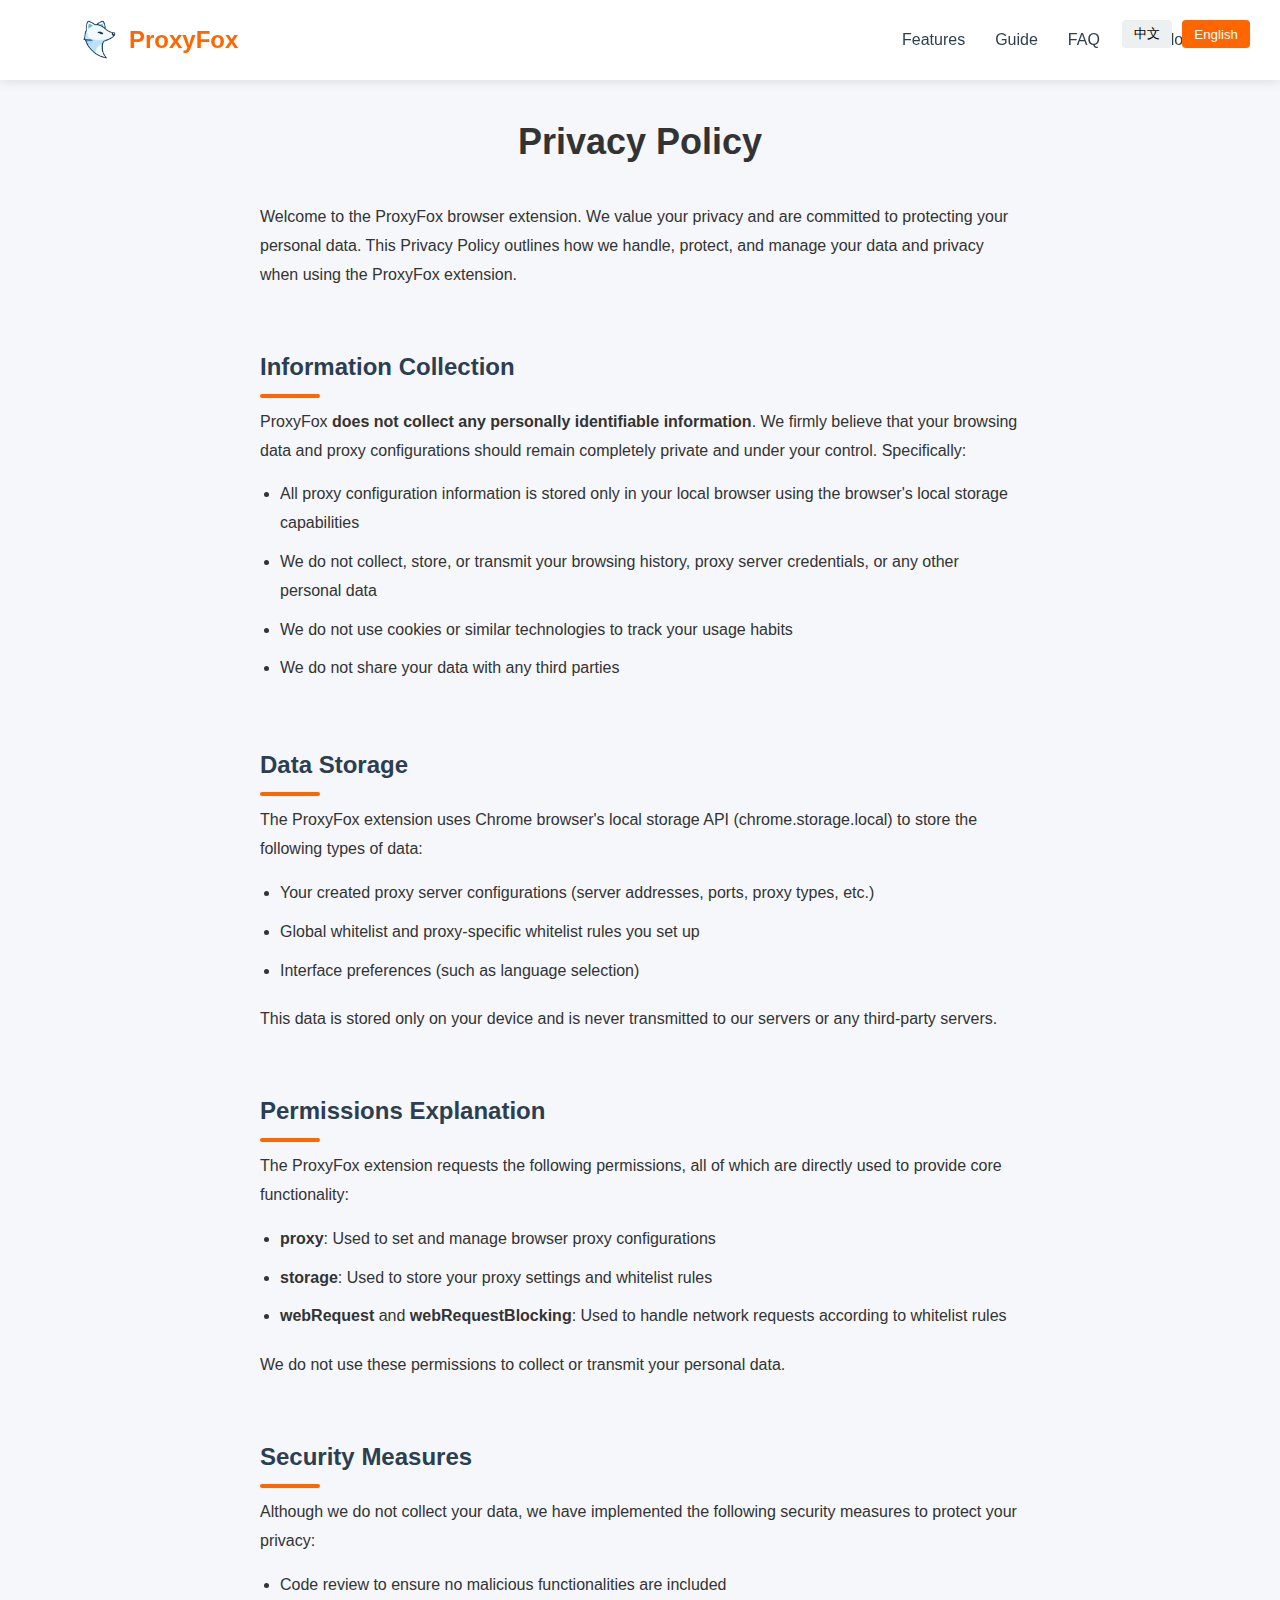
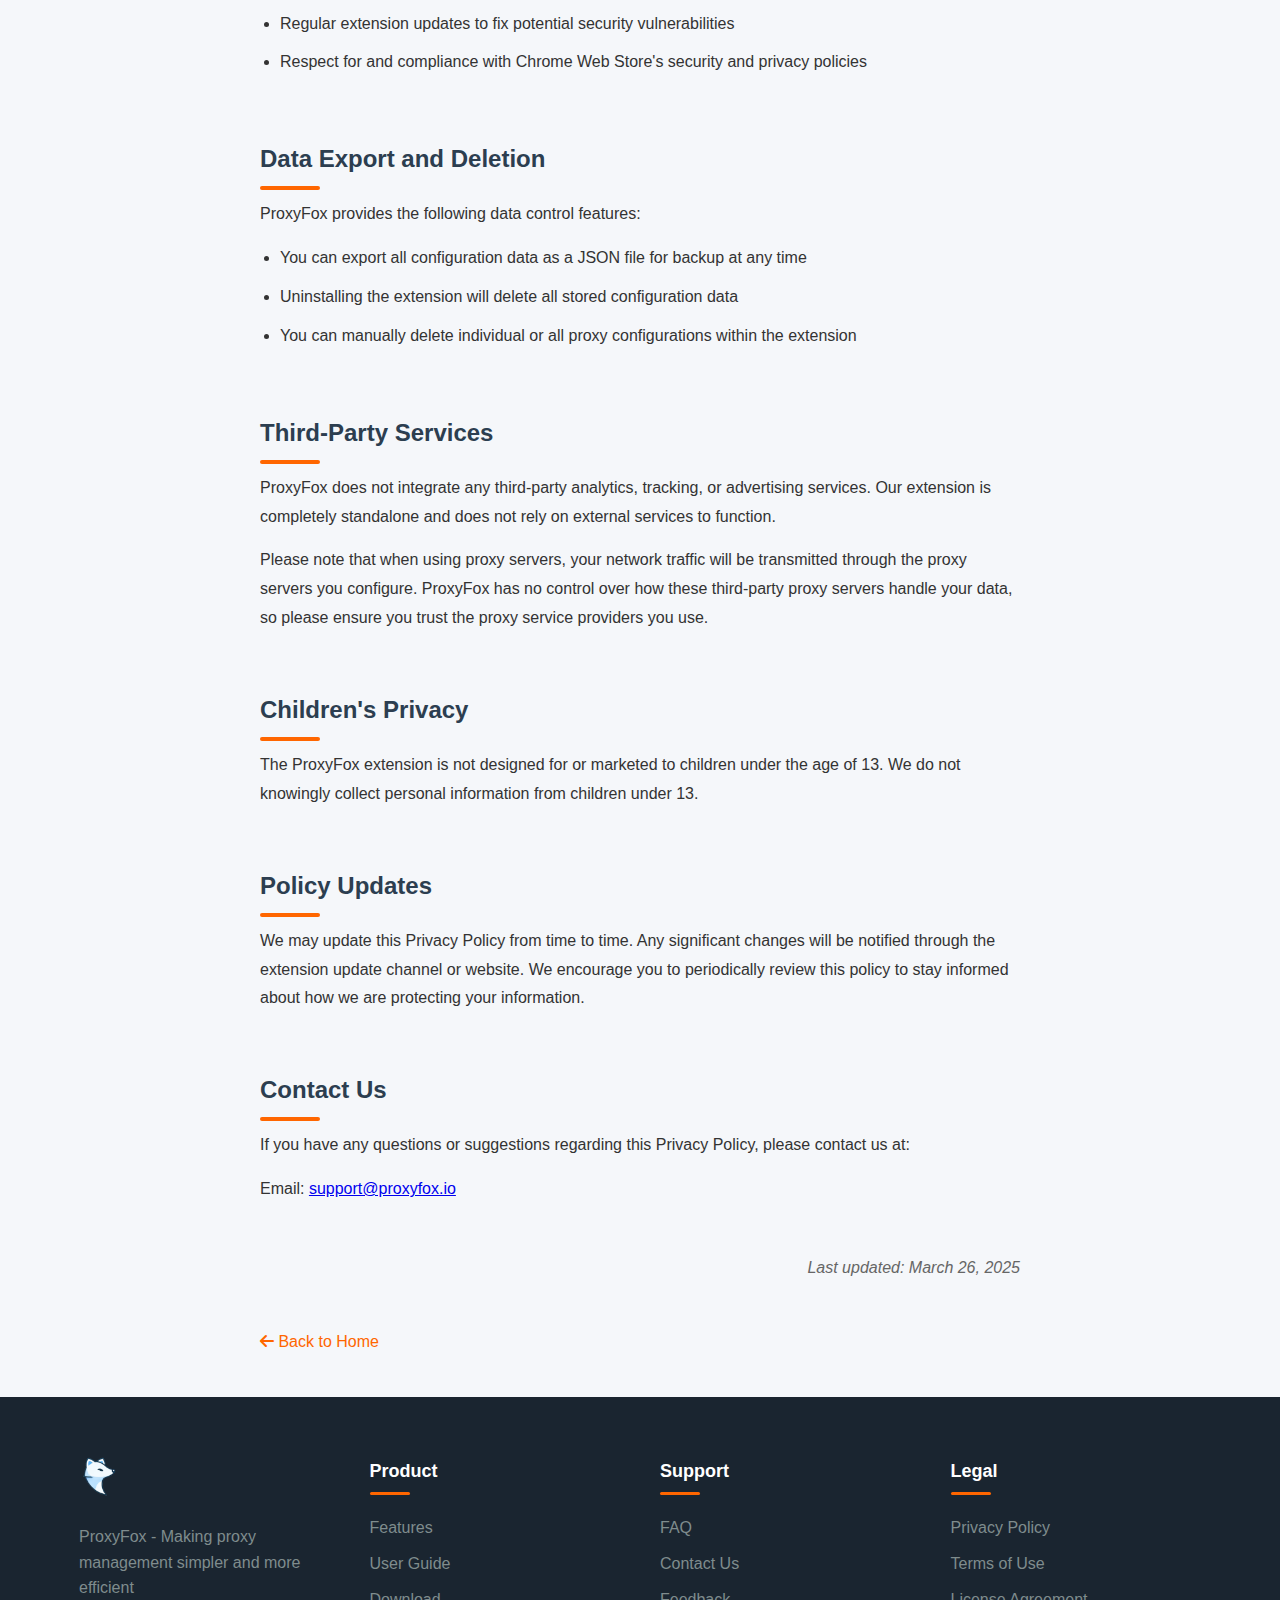
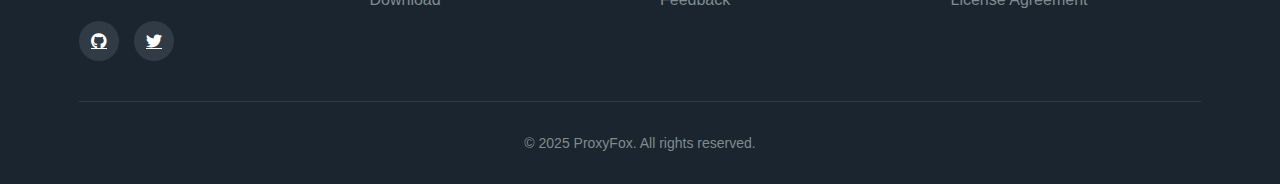
<file: docs/en/privacy.html>
<!DOCTYPE html>
<html lang="en">
<head>
  <meta charset="UTF-8">
  <meta name="viewport" content="width=device-width, initial-scale=1.0">
  <title>Privacy Policy - ProxyFox</title>
  <meta name="description" content="ProxyFox extension's privacy policy, explaining how we protect your personal data and privacy.">
  <!-- Favicon -->
  <link rel="icon" href="../favicon.ico" type="image/x-icon">
  <link rel="shortcut icon" href="../favicon.ico" type="image/x-icon">
  <link rel="apple-touch-icon" sizes="180x180" href="../images/proxyfox-logo-128.png">
  <link rel="icon" type="image/png" sizes="32x32" href="../images/proxyfox-logo-32.png">
  <link rel="icon" type="image/png" sizes="16x16" href="../images/proxyfox-logo-16.png">
  <!-- CSS -->
  <link rel="stylesheet" href="https://cdnjs.cloudflare.com/ajax/libs/font-awesome/6.5.1/css/all.min.css">
  <link rel="stylesheet" href="../css/styles.css">
  <style>
    .privacy-content {
      max-width: 800px;
      margin: 0 auto;
      padding: 40px 20px;
      line-height: 1.8;
    }
    .privacy-content h1 {
      text-align: center;
      margin-bottom: 40px;
      font-size: 36px;
    }
    .privacy-content h2 {
      margin-top: 40px;
      margin-bottom: 20px;
      font-size: 24px;
    }
    .privacy-content h2::after {
      width: 60px;
      left: 0;
      transform: none;
    }
    .privacy-content p {
      margin-bottom: 15px;
    }
    .privacy-content ul {
      margin-bottom: 20px;
      padding-left: 20px;
    }
    .privacy-content li {
      margin-bottom: 10px;
    }
    .last-updated {
      font-style: italic;
      color: #666;
      margin-top: 50px;
      text-align: right;
    }
    .back-to-home {
      display: inline-block;
      margin-top: 30px;
      color: var(--primary);
      text-decoration: none;
      font-weight: 500;
    }
    .back-to-home:hover {
      text-decoration: underline;
    }
  </style>
</head>
<body>
  <!-- Language Switch -->
  <div class="language-switch">
    <button id="lang-zh" class="language-btn">
      <span>中文</span>
    </button>
    <button id="lang-en" class="language-btn active">
      <span>English</span>
    </button>
  </div>

  <!-- Header -->
  <header>
    <div class="container">
      <div class="header-content">
        <a href="index.html" class="logo">
          <img src="../images/proxyfox-logo-128.png" alt="ProxyFox Logo">
          <span class="logo-text">ProxyFox</span>
        </a>
        <button class="mobile-menu-btn">&#9776;</button>
        <nav>
          <ul>
            <li><a href="index.html#features">Features</a></li>
            <li><a href="index.html#how-it-works">Guide</a></li>
            <li><a href="index.html#faq">FAQ</a></li>
            <li><a href="index.html#download">Download</a></li>
          </ul>
        </nav>
      </div>
    </div>
  </header>

  <div style="height: 80px;"></div>

  <!-- Privacy Policy Content -->
  <section class="privacy-content">
    <h1>Privacy Policy</h1>
    
    <p>Welcome to the ProxyFox browser extension. We value your privacy and are committed to protecting your personal data. This Privacy Policy outlines how we handle, protect, and manage your data and privacy when using the ProxyFox extension.</p>
    
    <h2>Information Collection</h2>
    <p>ProxyFox <strong>does not collect any personally identifiable information</strong>. We firmly believe that your browsing data and proxy configurations should remain completely private and under your control. Specifically:</p>
    <ul>
      <li>All proxy configuration information is stored only in your local browser using the browser's local storage capabilities</li>
      <li>We do not collect, store, or transmit your browsing history, proxy server credentials, or any other personal data</li>
      <li>We do not use cookies or similar technologies to track your usage habits</li>
      <li>We do not share your data with any third parties</li>
    </ul>
    
    <h2>Data Storage</h2>
    <p>The ProxyFox extension uses Chrome browser's local storage API (chrome.storage.local) to store the following types of data:</p>
    <ul>
      <li>Your created proxy server configurations (server addresses, ports, proxy types, etc.)</li>
      <li>Global whitelist and proxy-specific whitelist rules you set up</li>
      <li>Interface preferences (such as language selection)</li>
    </ul>
    <p>This data is stored only on your device and is never transmitted to our servers or any third-party servers.</p>
    
    <h2>Permissions Explanation</h2>
    <p>The ProxyFox extension requests the following permissions, all of which are directly used to provide core functionality:</p>
    <ul>
      <li><strong>proxy</strong>: Used to set and manage browser proxy configurations</li>
      <li><strong>storage</strong>: Used to store your proxy settings and whitelist rules</li>
      <li><strong>webRequest</strong> and <strong>webRequestBlocking</strong>: Used to handle network requests according to whitelist rules</li>
    </ul>
    <p>We do not use these permissions to collect or transmit your personal data.</p>
    
    <h2>Security Measures</h2>
    <p>Although we do not collect your data, we have implemented the following security measures to protect your privacy:</p>
    <ul>
      <li>Code review to ensure no malicious functionalities are included</li>
      <li>Regular extension updates to fix potential security vulnerabilities</li>
      <li>Respect for and compliance with Chrome Web Store's security and privacy policies</li>
    </ul>
    
    <h2>Data Export and Deletion</h2>
    <p>ProxyFox provides the following data control features:</p>
    <ul>
      <li>You can export all configuration data as a JSON file for backup at any time</li>
      <li>Uninstalling the extension will delete all stored configuration data</li>
      <li>You can manually delete individual or all proxy configurations within the extension</li>
    </ul>
    
    <h2>Third-Party Services</h2>
    <p>ProxyFox does not integrate any third-party analytics, tracking, or advertising services. Our extension is completely standalone and does not rely on external services to function.</p>
    <p>Please note that when using proxy servers, your network traffic will be transmitted through the proxy servers you configure. ProxyFox has no control over how these third-party proxy servers handle your data, so please ensure you trust the proxy service providers you use.</p>
    
    <h2>Children's Privacy</h2>
    <p>The ProxyFox extension is not designed for or marketed to children under the age of 13. We do not knowingly collect personal information from children under 13.</p>
    
    <h2>Policy Updates</h2>
    <p>We may update this Privacy Policy from time to time. Any significant changes will be notified through the extension update channel or website. We encourage you to periodically review this policy to stay informed about how we are protecting your information.</p>
    
    <h2>Contact Us</h2>
    <p>If you have any questions or suggestions regarding this Privacy Policy, please contact us at:</p>
    <p>Email: <a href="mailto:support@proxyfox.io">support@proxyfox.io</a></p>
    
    <p class="last-updated">Last updated: March 26, 2025</p>
    
    <a href="index.html" class="back-to-home">
      <i class="fas fa-arrow-left"></i> Back to Home
    </a>
  </section>

  <!-- Footer -->
  <footer>
    <div class="container">
      <div class="footer-content">
        <div class="footer-logo">
          <img src="../images/proxyfox-logo-128.png" alt="ProxyFox Logo">
          <p>ProxyFox - Making proxy management simpler and more efficient</p>
          <div class="social-links">
            <a href="https://github.com/wzfukui/ProxyFox" class="social-icon" title="GitHub"><i class="fab fa-github"></i></a>
            <a href="#" class="social-icon" title="Twitter"><i class="fab fa-twitter"></i></a>
          </div>
        </div>
        <div class="footer-links">
          <h4>Product</h4>
          <ul>
            <li><a href="index.html#features">Features</a></li>
            <li><a href="index.html#how-it-works">User Guide</a></li>
            <li><a href="index.html#download">Download</a></li>
          </ul>
        </div>
        <div class="footer-links">
          <h4>Support</h4>
          <ul>
            <li><a href="index.html#faq">FAQ</a></li>
            <li><a href="mailto:support@proxyfox.io">Contact Us</a></li>
            <li><a href="#">Feedback</a></li>
          </ul>
        </div>
        <div class="footer-links">
          <h4>Legal</h4>
          <ul>
            <li><a href="privacy.html">Privacy Policy</a></li>
            <li><a href="#">Terms of Use</a></li>
            <li><a href="#">License Agreement</a></li>
          </ul>
        </div>
      </div>
      <div class="copyright">
        <p>&copy; 2025 ProxyFox. All rights reserved.</p>
      </div>
    </div>
  </footer>

  <script src="../js/main.js"></script>
</body>
</html>
</file>
<file: docs/css/styles.css>
/* ProxyFox.io 全局样式 */
:root {
  --primary: #ff6600;
  --primary-light: #ff7e33;
  --primary-dark: #e65c00;
  --secondary: #2c3e50;
  --secondary-light: #34495e;
  --secondary-dark: #1a2530;
  --background: #f5f7fa;
  --light: #ecf0f1;
  --text: #333333;
  --text-light: #7f8c8d;
  --success: #2ecc71;
  --info: #3498db;
  --warning: #f39c12;
  --danger: #e74c3c;
  --border: #e0e0e0;
  --shadow: rgba(0, 0, 0, 0.1);
  --radius: 8px;
  --transition: all 0.3s ease;
}

* {
  margin: 0;
  padding: 0;
  box-sizing: border-box;
}

html {
  scroll-behavior: smooth;
}

body {
  font-family: 'Segoe UI', 'Microsoft YaHei', sans-serif;
  font-size: 16px;
  line-height: 1.6;
  color: var(--text);
  background-color: var(--background);
  overflow-x: hidden;
}

/* 语言切换按钮 */
.language-switch {
  position: absolute;
  top: 20px;
  right: 30px;
  z-index: 100;
  display: flex;
  gap: 10px;
}

.language-btn {
  background: var(--light);
  border: none;
  border-radius: 4px;
  padding: 5px 12px;
  cursor: pointer;
  font-weight: 500;
  transition: var(--transition);
  display: flex;
  align-items: center;
  gap: 5px;
}

.language-btn:hover {
  background: var(--primary-light);
  color: white;
}

.language-btn.active {
  background: var(--primary);
  color: white;
}

/* 页头 */
header {
  width: 100%;
  padding: 20px 0;
  background-color: white;
  box-shadow: 0 2px 10px var(--shadow);
  position: fixed;
  top: 0;
  z-index: 10;
}

.container {
  width: 90%;
  max-width: 1200px;
  margin: 0 auto;
  padding: 0 15px;
}

.header-content {
  display: flex;
  justify-content: space-between;
  align-items: center;
}

.logo {
  display: flex;
  align-items: center;
  text-decoration: none;
  color: var(--primary);
}

.logo img {
  height: 40px;
  margin-right: 10px;
}

.logo-text {
  font-size: 24px;
  font-weight: 600;
}

nav ul {
  display: flex;
  list-style: none;
  gap: 30px;
}

nav li a {
  text-decoration: none;
  color: var(--secondary);
  font-weight: 500;
  transition: var(--transition);
  position: relative;
}

nav li a:hover {
  color: var(--primary);
}

nav li a::after {
  content: '';
  position: absolute;
  width: 0;
  height: 2px;
  background: var(--primary);
  bottom: -5px;
  left: 0;
  transition: var(--transition);
}

nav li a:hover::after {
  width: 100%;
}

.mobile-menu-btn {
  display: none;
  background: none;
  border: none;
  font-size: 24px;
  cursor: pointer;
  color: var(--secondary);
}

/* 英雄区 */
.hero {
  padding-top: 120px;
  padding-bottom: 80px;
  background: linear-gradient(135deg, var(--secondary-dark), var(--secondary));
  color: white;
  text-align: center;
  position: relative;
  overflow: hidden;
}

.hero::before {
  content: '';
  position: absolute;
  top: 0;
  left: 0;
  right: 0;
  bottom: 0;
  background: url('../images/network-bg.svg');
  background-size: cover;
  opacity: 0.1;
  z-index: 0;
}

.hero-content {
  position: relative;
  z-index: 1;
  max-width: 800px;
  margin: 0 auto;
}

h1 {
  font-size: 48px;
  font-weight: 700;
  margin-bottom: 20px;
  line-height: 1.2;
}

.hero p {
  font-size: 20px;
  margin-bottom: 40px;
  opacity: 0.9;
}

.btn {
  display: inline-block;
  padding: 12px 28px;
  background: var(--primary);
  color: white;
  border: none;
  border-radius: var(--radius);
  font-size: 16px;
  font-weight: 600;
  text-decoration: none;
  cursor: pointer;
  transition: var(--transition);
  text-transform: uppercase;
  letter-spacing: 0.5px;
}

.btn:hover {
  background: var(--primary-light);
  transform: translateY(-2px);
  box-shadow: 0 5px 15px rgba(230, 92, 0, 0.3);
}

.btn-secondary {
  background: transparent;
  border: 2px solid white;
  margin-left: 15px;
}

.btn-secondary:hover {
  background: rgba(255, 255, 255, 0.1);
  box-shadow: 0 5px 15px rgba(255, 255, 255, 0.2);
}

/* 特点展示 */
.features {
  padding: 80px 0;
  background: white;
}

.section-header {
  text-align: center;
  margin-bottom: 60px;
}

h2 {
  font-size: 36px;
  font-weight: 700;
  color: var(--secondary);
  margin-bottom: 20px;
  position: relative;
  display: inline-block;
}

h2::after {
  content: '';
  position: absolute;
  width: 80px;
  height: 4px;
  background: var(--primary);
  bottom: -10px;
  left: 50%;
  transform: translateX(-50%);
  border-radius: 2px;
}

.section-header p {
  font-size: 18px;
  color: var(--text-light);
  max-width: 700px;
  margin: 0 auto;
}

.features-grid {
  display: grid;
  grid-template-columns: repeat(auto-fit, minmax(300px, 1fr));
  gap: 30px;
  margin-top: 40px;
}

.feature-item {
  background: var(--light);
  border-radius: var(--radius);
  padding: 30px;
  text-align: center;
  transition: var(--transition);
  border: 1px solid var(--border);
}

.feature-item:hover {
  transform: translateY(-10px);
  box-shadow: 0 10px 30px var(--shadow);
  border-color: var(--primary-light);
}

.feature-icon {
  font-size: 48px;
  color: var(--primary);
  margin-bottom: 20px;
}

.feature-item h3 {
  font-size: 24px;
  font-weight: 600;
  margin-bottom: 15px;
  color: var(--secondary);
}

.feature-item p {
  color: var(--text-light);
  font-size: 16px;
}

/* 操作指南 */
.how-it-works {
  padding: A80px 0;
  background: var(--background);
}

.steps {
  margin-top: 50px;
  display: flex;
  flex-direction: column;
  gap: 30px;
}

.step {
  display: flex;
  background: white;
  border-radius: var(--radius);
  overflow: hidden;
  box-shadow: 0 5px 15px var(--shadow);
}

.step:nth-child(odd) {
  flex-direction: row-reverse;
}

.step-image {
  flex: 1;
  min-height: 300px;
  background-size: cover;
  background-position: center;
}

.step-content {
  flex: 1;
  padding: 40px;
  display: flex;
  flex-direction: column;
  justify-content: center;
}

.step-number {
  font-size: 18px;
  font-weight: 700;
  color: var(--primary);
  margin-bottom: 15px;
  display: inline-block;
  padding: 5px 15px;
  background: rgba(255, 102, 0, 0.1);
  border-radius: 20px;
}

.step h3 {
  font-size: 28px;
  font-weight: 700;
  margin-bottom: 20px;
  color: var(--secondary);
}

/* 常见问题 */
.faq {
  padding: 80px 0;
  background: white;
}

.accordion {
  margin-top: 40px;
  max-width: 900px;
  margin-left: auto;
  margin-right: auto;
}

.accordion-item {
  margin-bottom: 15px;
  border: 1px solid var(--border);
  border-radius: var(--radius);
  overflow: hidden;
}

.accordion-header {
  background: var(--light);
  padding: 20px;
  cursor: pointer;
  display: flex;
  justify-content: space-between;
  align-items: center;
}

.accordion-header h3 {
  font-size: 18px;
  font-weight: 600;
  color: var(--secondary);
}

.accordion-icon {
  width: 20px;
  height: 20px;
  position: relative;
  transition: var(--transition);
}

.accordion-icon::before,
.accordion-icon::after {
  content: '';
  position: absolute;
  background: var(--secondary);
  top: 50%;
  left: 0;
  width: 100%;
  height: 2px;
  transform: translateY(-50%);
}

.accordion-icon::after {
  transform: translateY(-50%) rotate(90deg);
  transition: var(--transition);
}

.accordion-item.active .accordion-icon::after {
  transform: translateY(-50%) rotate(0);
}

.accordion-content {
  max-height: 0;
  overflow: hidden;
  transition: var(--transition);
  background: white;
}

.accordion-item.active .accordion-content {
  max-height: 300px;
  padding: 20px;
}

.accordion-body {
  color: var(--text-light);
  line-height: 1.6;
}

/* CTA 部分 */
.cta {
  background: linear-gradient(135deg, var(--primary-dark), var(--primary));
  color: white;
  padding: 80px 0;
  text-align: center;
}

.cta h2 {
  color: white;
  margin-bottom: 30px;
}

.cta h2::after {
  background: white;
}

.cta p {
  margin-bottom: 40px;
  font-size: 18px;
  max-width: 700px;
  margin-left: auto;
  margin-right: auto;
}

.cta .btn {
  background: white;
  color: var(--primary);
}

.cta .btn:hover {
  background: var(--light);
}

/* 页脚 */
footer {
  background: var(--secondary-dark);
  color: white;
  padding: 60px 0 30px;
}

.footer-content {
  display: flex;
  flex-wrap: wrap;
  justify-content: space-between;
  gap: 40px;
  margin-bottom: 40px;
}

.footer-logo {
  flex: 1;
  min-width: 200px;
}

.footer-logo img {
  height: 40px;
  margin-bottom: 20px;
}

.footer-logo p {
  color: var(--text-light);
  margin-bottom: 20px;
}

.social-links {
  display: flex;
  gap: 15px;
}

.social-icon {
  display: inline-flex;
  align-items: center;
  justify-content: center;
  width: 40px;
  height: 40px;
  background: rgba(255, 255, 255, 0.1);
  border-radius: 50%;
  color: white;
  transition: var(--transition);
}

.social-icon:hover {
  background: var(--primary);
  transform: translateY(-3px);
}

.footer-links {
  flex: 1;
  min-width: 120px;
}

.footer-links h4 {
  font-size: 18px;
  margin-bottom: 20px;
  position: relative;
  padding-bottom: 10px;
}

.footer-links h4::after {
  content: '';
  position: absolute;
  bottom: 0;
  left: 0;
  width: 40px;
  height: 3px;
  background: var(--primary);
  border-radius: 1.5px;
}

.footer-links ul {
  list-style: none;
}

.footer-links li {
  margin-bottom: 10px;
}

.footer-links a {
  color: var(--text-light);
  text-decoration: none;
  transition: var(--transition);
}

.footer-links a:hover {
  color: var(--primary);
  padding-left: 5px;
}

.copyright {
  text-align: center;
  padding-top: 30px;
  border-top: 1px solid rgba(255, 255, 255, 0.1);
  color: var(--text-light);
  font-size: 14px;
}

/* 响应式设计 */
@media (max-width: 992px) {
  h1 {
    font-size: 36px;
  }
  
  h2 {
    font-size: 30px;
  }
  
  .step {
    flex-direction: column !important;
  }
  
  .step-image {
    min-height: 200px;
  }
}

@media (max-width: 768px) {
  .mobile-menu-btn {
    display: block;
  }
  
  nav {
    position: fixed;
    top: 80px;
    left: 0;
    width: 100%;
    background: white;
    padding: 20px 0;
    box-shadow: 0 5px 10px var(--shadow);
    transform: translateY(-100%);
    opacity: 0;
    transition: var(--transition);
  }
  
  nav.active {
    transform: translateY(0);
    opacity: 1;
  }
  
  nav ul {
    flex-direction: column;
    align-items: center;
    gap: 20px;
  }
  
  .features-grid {
    grid-template-columns: 1fr;
  }
  
  .btn {
    display: block;
    width: 100%;
    margin-bottom: 15px;
  }
  
  .btn-secondary {
    margin-left: 0;
  }
  
  .footer-content {
    gap: 30px;
  }
  
  .footer-logo {
    min-width: 100%;
  }
  
  .footer-links {
    min-width: 28%;
  }
}

@media (max-width: 576px) {
  .container {
    width: 95%;
  }
  
  h1 {
    font-size: 30px;
  }
  
  .hero p {
    font-size: 16px;
  }
  
  .feature-item {
    padding: 20px;
  }
  
  .step-content {
    padding: 30px 20px;
  }
  
  .footer-content {
    flex-direction: column;
    gap: 25px;
  }
  
  .footer-links {
    min-width: 100%;
  }
  
  .footer-links ul {
    display: flex;
    flex-wrap: wrap;
    gap: 15px;
  }
  
  .footer-links li {
    margin-bottom: 0;
  }
}
</file>
